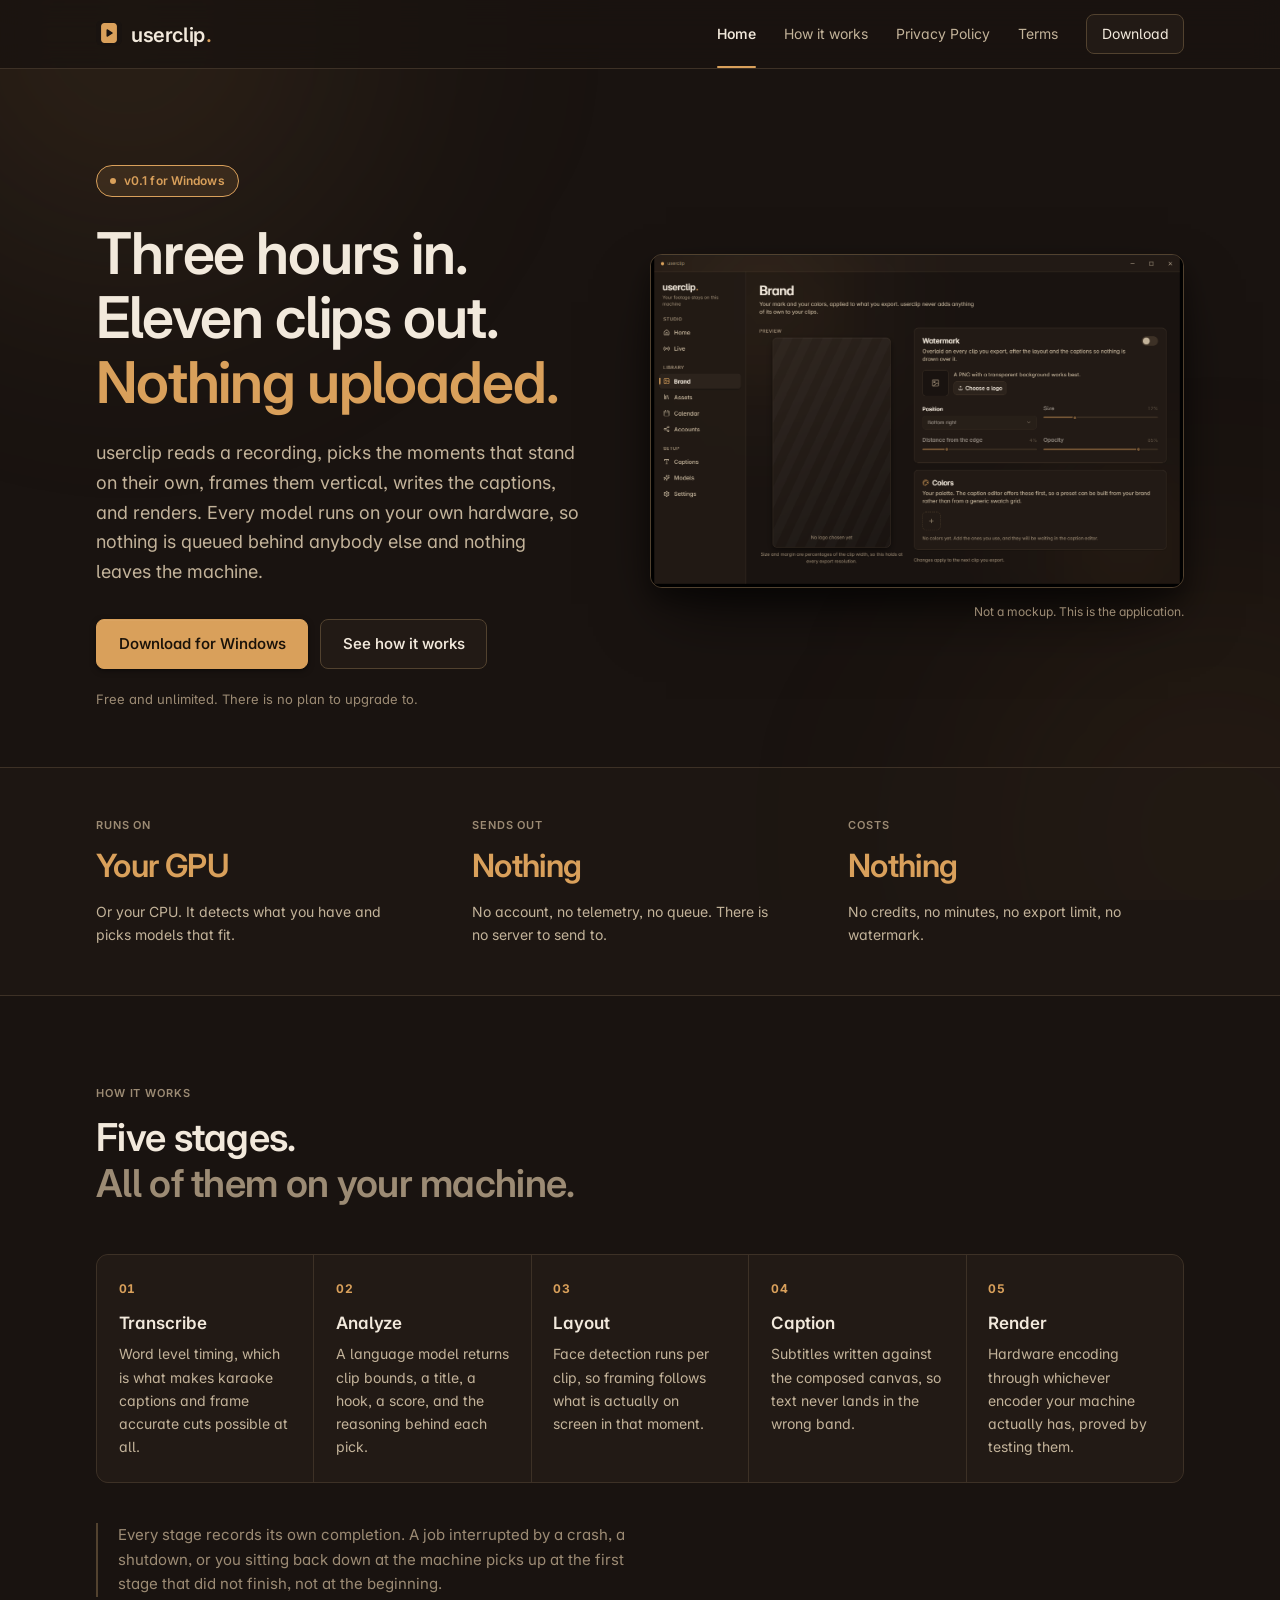
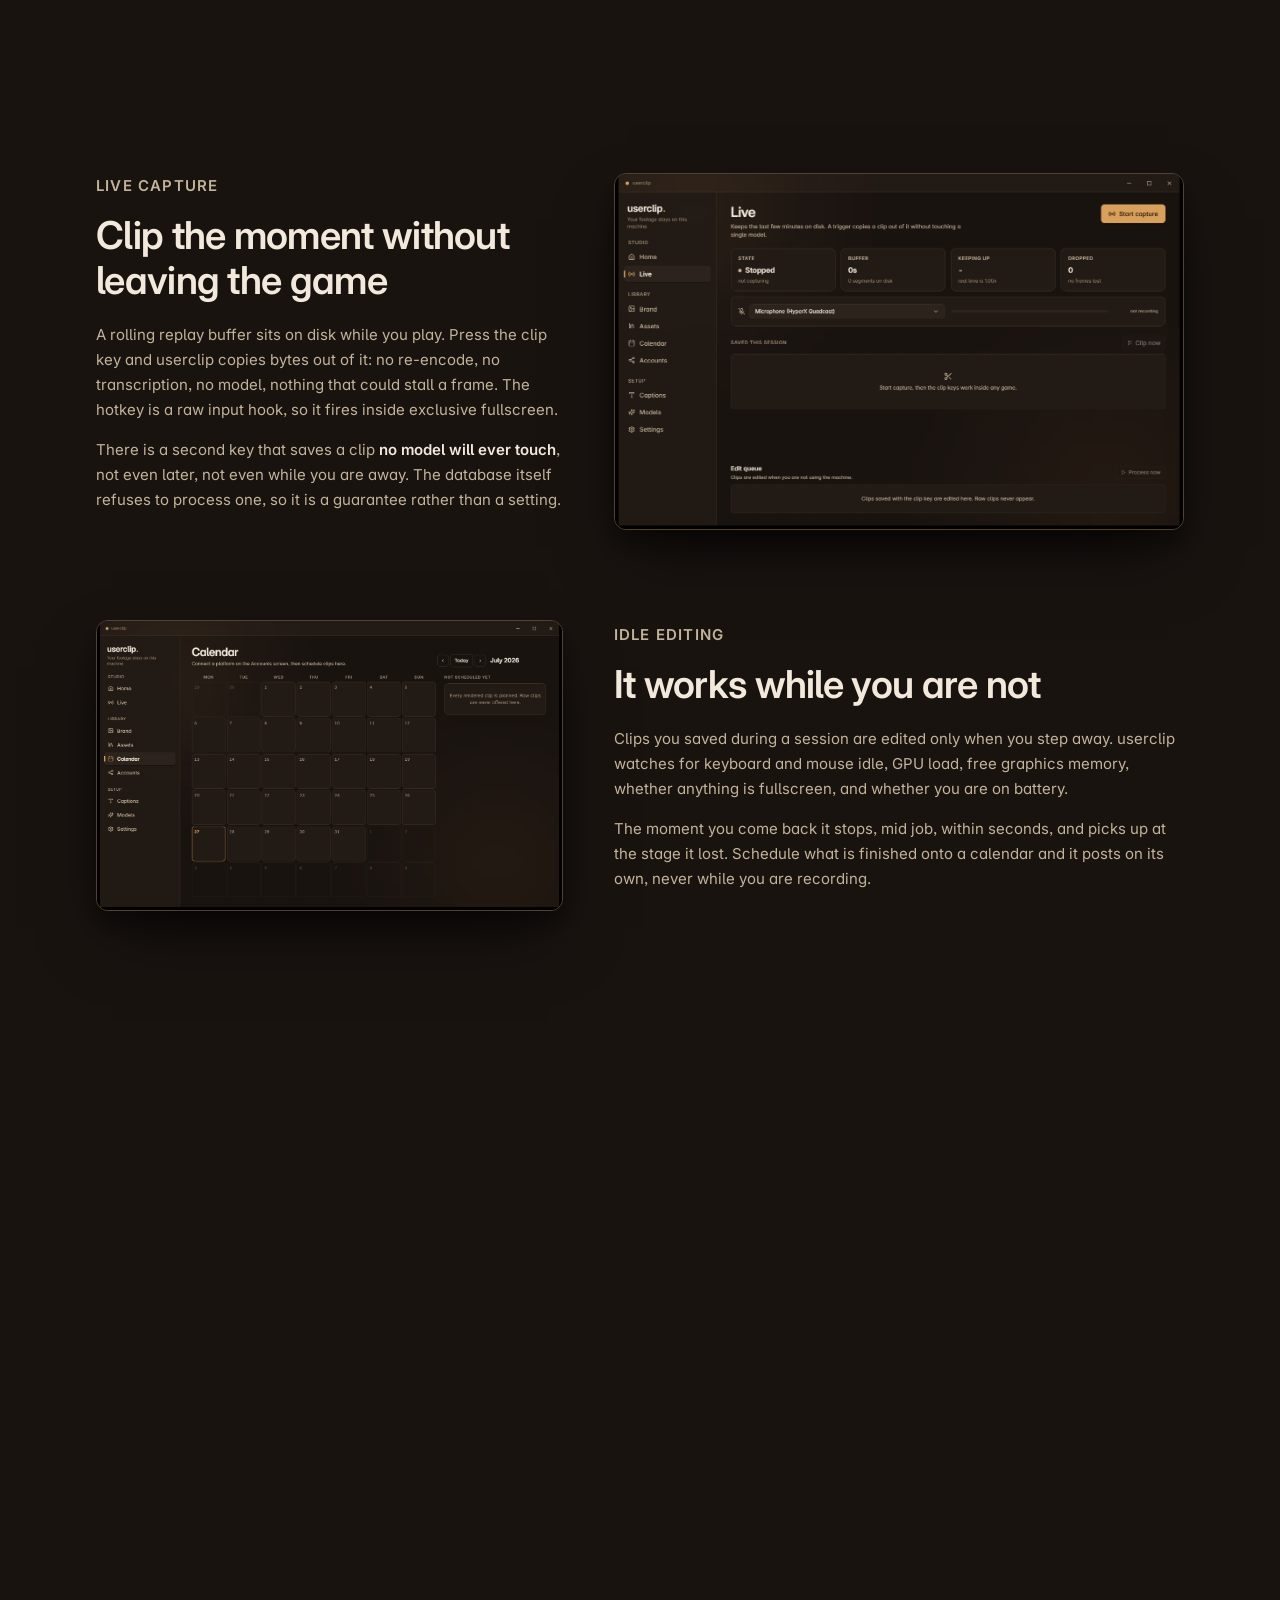
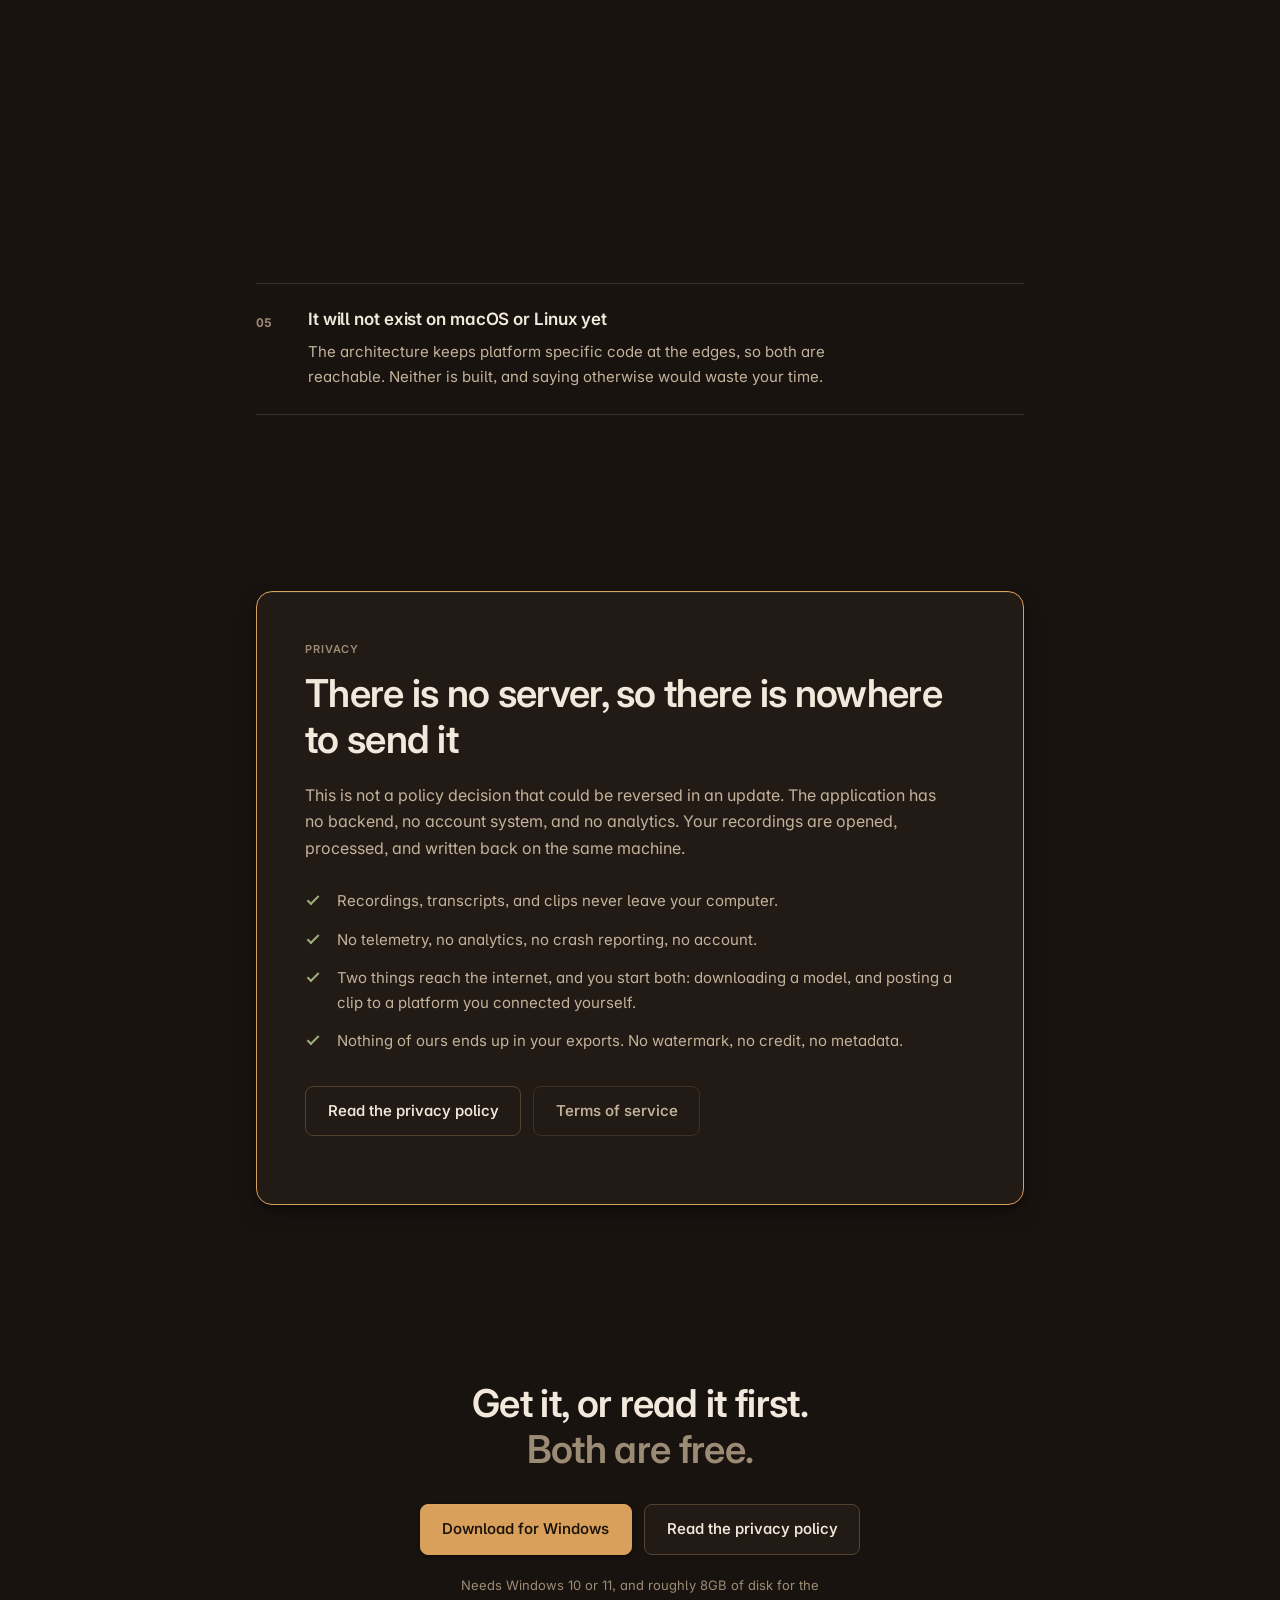
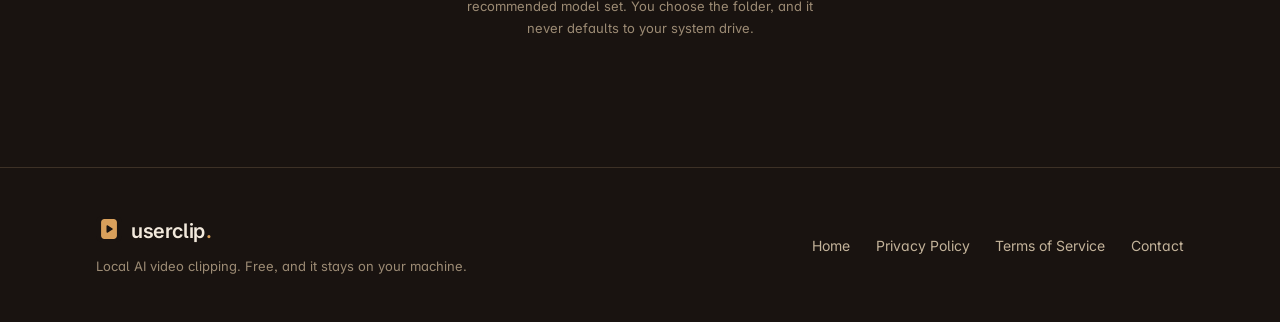
<file: docs/index.html>
<!doctype html>
<html lang="en" class="no-js">
<head>
<meta charset="utf-8">
<meta name="viewport" content="width=device-width, initial-scale=1">
<title>userclip - local AI video clipping studio</title>
<meta name="description" content="userclip turns long recordings into short vertical clips. Every model runs on your own machine: no account, no credits, no uploads, no watermark.">
<link rel="canonical" href="https://userclip.lol/">
<meta property="og:title" content="userclip">
<meta property="og:description" content="Long recordings in, short vertical clips out. Every model runs on your own machine.">
<meta property="og:url" content="https://userclip.lol/">
<meta property="og:type" content="website">
<meta property="og:image" content="https://userclip.lol/assets/og-image.png">
<meta name="theme-color" content="#191310">
<link rel="icon" href="favicon.ico" sizes="any">
<link rel="icon" href="assets/logo.svg" type="image/svg+xml">
<link rel="apple-touch-icon" href="assets/logo-512.png">
<link rel="stylesheet" href="styles.css">
<script>
document.documentElement.classList.remove("no-js");
// Content is hidden by the reveal styles until the observer runs. If that
// script never gets to run, this is what stops the page being permanently
// blank: after a moment, show everything regardless.
setTimeout(function () {
  document.querySelectorAll("[data-reveal]:not(.shown)").forEach(function (el) {
    el.classList.add("shown");
  });
}, 2500);
</script>
</head>
<body>
<div class="ambient" aria-hidden="true"></div>

<div class="page">
<a class="skip" href="#main">Skip to content</a>

<header class="site-header">
  <div class="wrap">
    <a class="wordmark" href="./"><img src="assets/logo.svg" alt="" width="26" height="26">userclip<span>.</span></a>
    <nav class="site-nav" aria-label="Main">
      <a href="./" aria-current="page">Home</a>
      <a href="#pipeline">How it works</a>
      <a href="privacy/">Privacy Policy</a>
      <a href="terms/">Terms</a>
      <a class="nav-cta" href="https://github.com/iamjrmh/userclip/releases/latest/download/userclip-setup.msi">Download</a>
    </nav>
  </div>
</header>

<main id="main">

<!-- Hero. Deliberately asymmetric: type carries the left, the real product
     carries the right. A centred hero over a stock gradient is the single most
     recognisable template tell. -->
<section class="hero">
  <div class="wrap hero-grid">
    <div class="hero-copy">
      <span class="badge">v0.1 for Windows</span>
      <h1>Three hours in.<br>Eleven clips out.<br><span>Nothing uploaded.</span></h1>
      <p class="lede">
        userclip reads a recording, picks the moments that stand on their own,
        frames them vertical, writes the captions, and renders. Every model runs
        on your own hardware, so nothing is queued behind anybody else and
        nothing leaves the machine.
      </p>
      <div class="cta-row">
        <a class="button button-primary" href="https://github.com/iamjrmh/userclip/releases/latest/download/userclip-setup.msi">
          Download for Windows
        </a>
        <a class="button" href="#pipeline">See how it works</a>
      </div>
      <p class="fineprint">
        Free and unlimited. There is no plan to upgrade to.
      </p>
    </div>

    <figure class="hero-shot">
      <img src="assets/app-brand.png" width="1296" height="809"
           alt="The userclip application, showing the brand kit screen with a watermark preview and colour palette.">
      <figcaption>Not a mockup. This is the application.</figcaption>
    </figure>
  </div>
</section>

<!-- The claim that carries the product, stated as three specifics rather than
     three adjectives. -->
<section class="strip">
  <div class="wrap">
    <dl class="facts">
      <div data-reveal>
        <dt>Runs on</dt>
        <dd>Your GPU</dd>
        <p>Or your CPU. It detects what you have and picks models that fit.</p>
      </div>
      <div data-reveal>
        <dt>Sends out</dt>
        <dd>Nothing</dd>
        <p>No account, no telemetry, no queue. There is no server to send to.</p>
      </div>
      <div data-reveal>
        <dt>Costs</dt>
        <dd>Nothing</dd>
        <p>No credits, no minutes, no export limit, no watermark.</p>
      </div>
    </dl>
  </div>
</section>

<section id="pipeline" class="section">
  <div class="wrap">
    <div class="section-head" data-reveal>
      <p class="label">How it works</p>
      <h2 class="split-heading">
        Five stages.<br><em>All of them on your machine.</em>
      </h2>
    </div>

    <ol class="pipeline" data-reveal>
      <li>
        <span class="tick">01</span>
        <h3>Transcribe</h3>
        <p>Word level timing, which is what makes karaoke captions and frame accurate cuts possible at all.</p>
      </li>
      <li>
        <span class="tick">02</span>
        <h3>Analyze</h3>
        <p>A language model returns clip bounds, a title, a hook, a score, and the reasoning behind each pick.</p>
      </li>
      <li>
        <span class="tick">03</span>
        <h3>Layout</h3>
        <p>Face detection runs per clip, so framing follows what is actually on screen in that moment.</p>
      </li>
      <li>
        <span class="tick">04</span>
        <h3>Caption</h3>
        <p>Subtitles written against the composed canvas, so text never lands in the wrong band.</p>
      </li>
      <li>
        <span class="tick">05</span>
        <h3>Render</h3>
        <p>Hardware encoding through whichever encoder your machine actually has, proved by testing them.</p>
      </li>
    </ol>

    <p class="aside" data-reveal>
      Every stage records its own completion. A job interrupted by a crash, a
      shutdown, or you sitting back down at the machine picks up at the first
      stage that did not finish, not at the beginning.
    </p>
  </div>
</section>

<!-- Alternating editorial rows. Two features, each with the real screen, in
     opposite directions so the page has a rhythm instead of a grid. -->
<section class="section">
  <div class="wrap">
    <div class="feature" data-reveal>
      <div class="feature-copy">
        <p class="label">Live capture</p>
        <h2>Clip the moment without leaving the game</h2>
        <p>
          A rolling replay buffer sits on disk while you play. Press the clip key
          and userclip copies bytes out of it: no re-encode, no transcription, no
          model, nothing that could stall a frame. The hotkey is a raw input hook,
          so it fires inside exclusive fullscreen.
        </p>
        <p>
          There is a second key that saves a clip <strong>no model will ever
          touch</strong>, not even later, not even while you are away. The
          database itself refuses to process one, so it is a guarantee rather
          than a setting.
        </p>
      </div>
      <figure class="feature-shot">
        <img src="assets/app-live.png" width="1296" height="809" loading="lazy"
             alt="The Live screen, showing capture state, replay buffer health, and the clips saved this session.">
      </figure>
    </div>

    <div class="feature feature-reverse" data-reveal>
      <div class="feature-copy">
        <p class="label">Idle editing</p>
        <h2>It works while you are not</h2>
        <p>
          Clips you saved during a session are edited only when you step away.
          userclip watches for keyboard and mouse idle, GPU load, free graphics
          memory, whether anything is fullscreen, and whether you are on battery.
        </p>
        <p>
          The moment you come back it stops, mid job, within seconds, and picks
          up at the stage it lost. Schedule what is finished onto a calendar and
          it posts on its own, never while you are recording.
        </p>
      </div>
      <figure class="feature-shot">
        <img src="assets/app-calendar.png" width="1296" height="809" loading="lazy"
             alt="The Calendar screen, showing a month grid for scheduling clips to connected platforms.">
      </figure>
    </div>
  </div>
</section>

<!-- Anti-features. Unusual, honest, and the fastest way to be believed. -->
<section id="limits" class="section">
  <div class="wrap wrap-mid">
    <div class="section-head" data-reveal>
      <p class="label">Before you download</p>
      <h2 class="split-heading">What it <em>will not</em> do</h2>
      <p class="lede">
        Every tool's marketing page lists what it does. Here is the other half,
        so you can decide before installing eight gigabytes of models.
      </p>
    </div>

    <ul class="limits">
      <li data-reveal>
        <h3>It will not run well on a weak machine without help</h3>
        <p>The good models want a GPU. On CPU only it still works, and it is slower in a way you will feel. userclip tells you which tier your hardware maps to instead of letting you find out.</p>
      </li>
      <li data-reveal>
        <h3>It will not judge your footage the way you would</h3>
        <p>The model finds moments that read well in a transcript. It has no idea what your audience finds funny. Treat the clip list as a first pass, not a verdict.</p>
      </li>
      <li data-reveal>
        <h3>It will not caption perfectly</h3>
        <p>Speech models mishear names and jargon every time. userclip learns the corrections you make and reapplies them, which reduces the problem rather than solving it.</p>
      </li>
      <li data-reveal>
        <h3>It will not post to Instagram</h3>
        <p>Instagram fetches video from a public URL rather than accepting an upload, so no local application can post to it. YouTube works today. TikTok and X need approval or a paid tier from them, not from us.</p>
      </li>
      <li data-reveal>
        <h3>It will not exist on macOS or Linux yet</h3>
        <p>The architecture keeps platform specific code at the edges, so both are reachable. Neither is built, and saying otherwise would waste your time.</p>
      </li>
    </ul>
  </div>
</section>

<section id="privacy" class="section">
  <div class="wrap wrap-mid">
    <div class="panel" data-reveal>
      <p class="label">Privacy</p>
      <h2>There is no server, so there is nowhere to send it</h2>
      <p class="muted">
        This is not a policy decision that could be reversed in an update. The
        application has no backend, no account system, and no analytics. Your
        recordings are opened, processed, and written back on the same machine.
      </p>

      <ul class="checklist">
        <li><span class="tickmark" aria-hidden="true"></span>Recordings, transcripts, and clips never leave your computer.</li>
        <li><span class="tickmark" aria-hidden="true"></span>No telemetry, no analytics, no crash reporting, no account.</li>
        <li><span class="tickmark" aria-hidden="true"></span>Two things reach the internet, and you start both: downloading a model, and posting a clip to a platform you connected yourself.</li>
        <li><span class="tickmark" aria-hidden="true"></span>Nothing of ours ends up in your exports. No watermark, no credit, no metadata.</li>
      </ul>

      <div class="cta-row">
        <a class="button" href="privacy/">Read the privacy policy</a>
        <a class="button button-quiet" href="terms/">Terms of service</a>
      </div>
    </div>
  </div>
</section>

<section class="section section-last">
  <div class="wrap wrap-mid closer">
    <h2 class="split-heading">Get it, or read it first.<br><em>Both are free.</em></h2>
    <div class="cta-row">
      <a class="button button-primary" href="https://github.com/iamjrmh/userclip/releases/latest/download/userclip-setup.msi">Download for Windows</a>
      <a class="button" href="privacy/">Read the privacy policy</a>
    </div>
    <p class="fineprint">
      Needs Windows 10 or 11, and roughly 8GB of disk for the recommended model
      set. You choose the folder, and it never defaults to your system drive.
    </p>
  </div>
</section>

</main>

<footer class="site-footer">
  <div class="wrap">
    <div>
      <a class="wordmark" href="./"><img src="assets/logo.svg" alt="" width="26" height="26">userclip<span>.</span></a>
      <p class="fineprint" style="margin:0.5rem 0 0">Local AI video clipping. Free, and it stays on your machine.</p>
    </div>
    <nav aria-label="Footer">
      <a href="./">Home</a>
      <a href="privacy/">Privacy Policy</a>
      <a href="terms/">Terms of Service</a>
            <a href="mailto:2iamjrmh@gmail.com">Contact</a>
    </nav>
  </div>
</footer>
</div>

<script>
// Scroll reveal, staggered within each group.
//
// Motion here is doing one job: keeping a long page from arriving as a wall.
// So it is slight, it runs once, and each element is unobserved the moment it
// lands rather than being recalculated for the rest of the session. Anyone who
// has asked their system for less motion gets none of it.
(function () {
  var reduced = window.matchMedia("(prefers-reduced-motion: reduce)");
  var items = document.querySelectorAll("[data-reveal]");

  if (reduced.matches || !("IntersectionObserver" in window)) {
    items.forEach(function (el) { el.classList.add("shown"); });
    return;
  }

  var observer = new IntersectionObserver(function (entries) {
    entries.forEach(function (entry) {
      if (!entry.isIntersecting) return;
      var group = entry.target.parentElement;
      var peers = group ? Array.prototype.filter.call(
        group.children, function (el) { return el.hasAttribute("data-reveal"); }
      ) : [];
      var index = peers.indexOf(entry.target);
      // Between 30 and 80ms reads as a cascade. Longer reads as slow, and the
      // cap keeps a long list from making its last item wait a full second.
      entry.target.style.transitionDelay = Math.min(index, 6) * 55 + "ms";
      entry.target.classList.add("shown");
      observer.unobserve(entry.target);
    });
  }, { rootMargin: "0px 0px -8% 0px", threshold: 0.08 });

  items.forEach(function (el) { observer.observe(el); });
})();
</script>
</body>
</html>
</file>
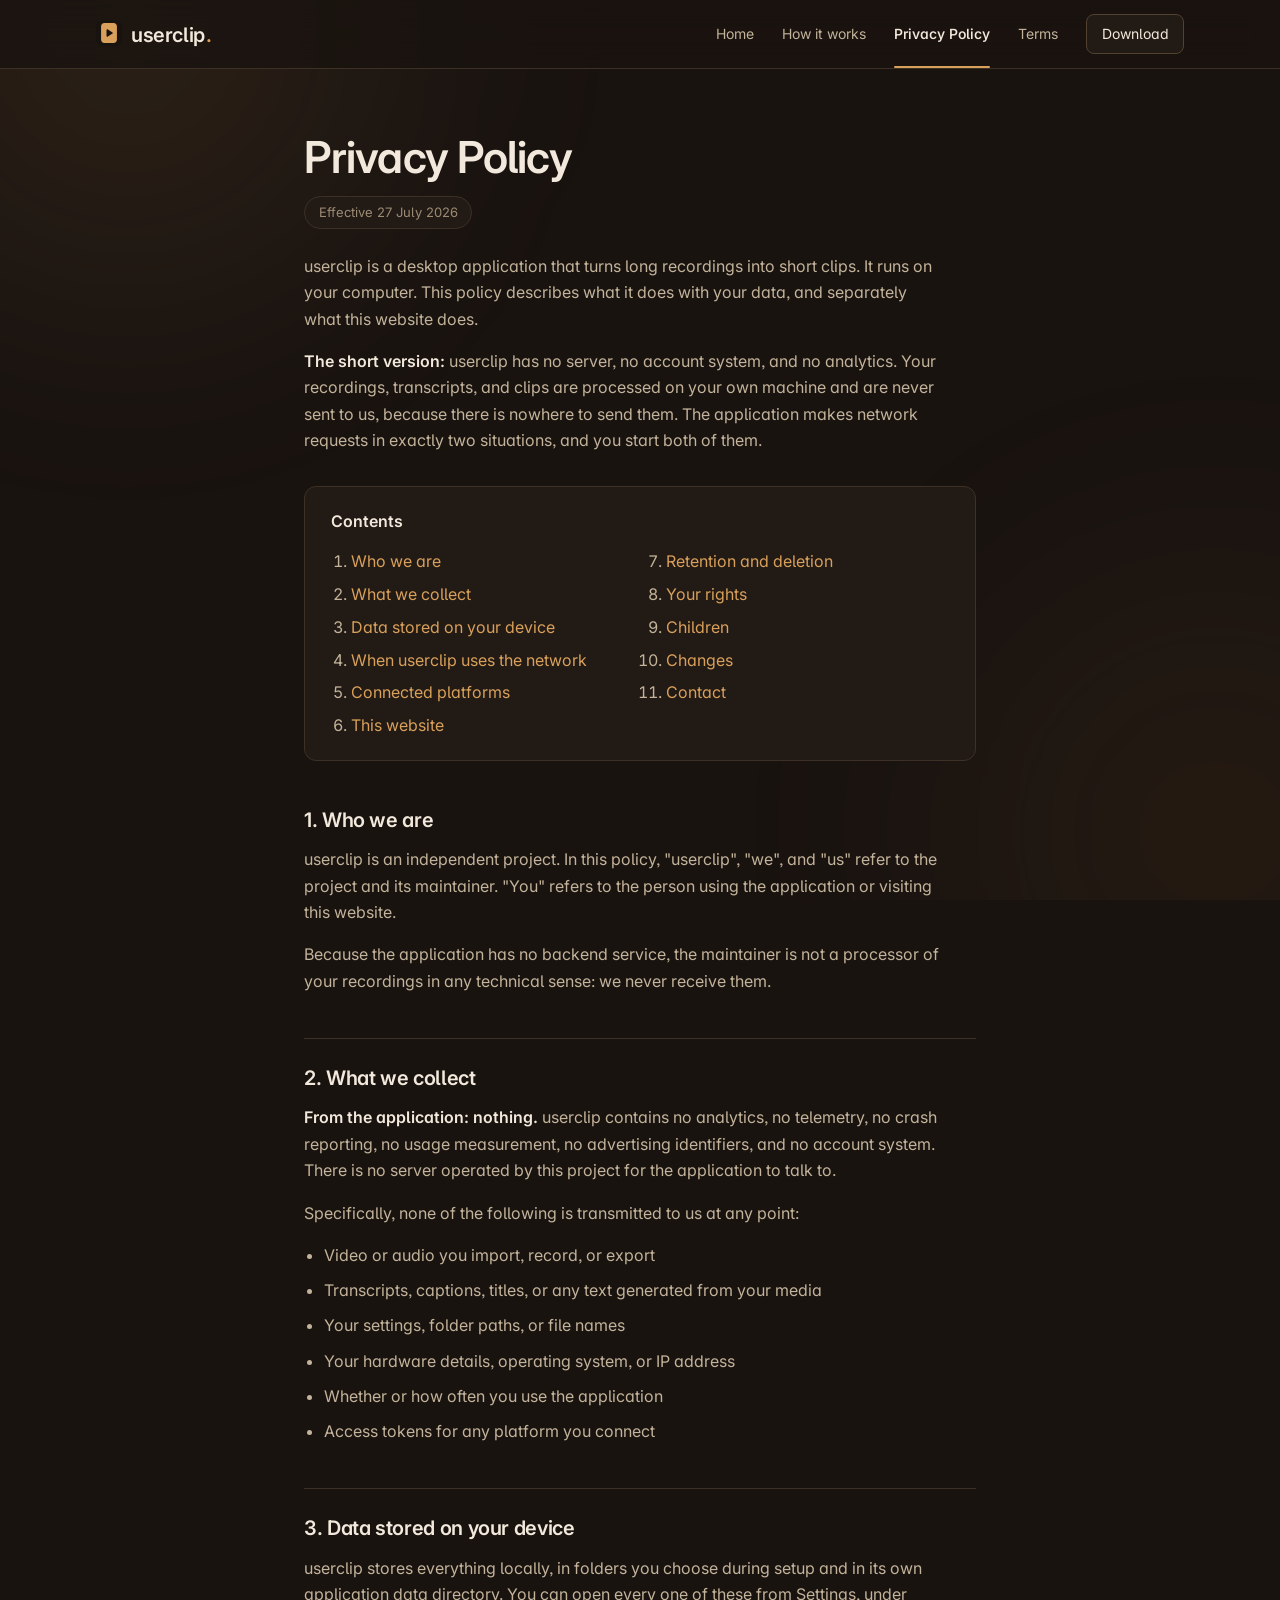
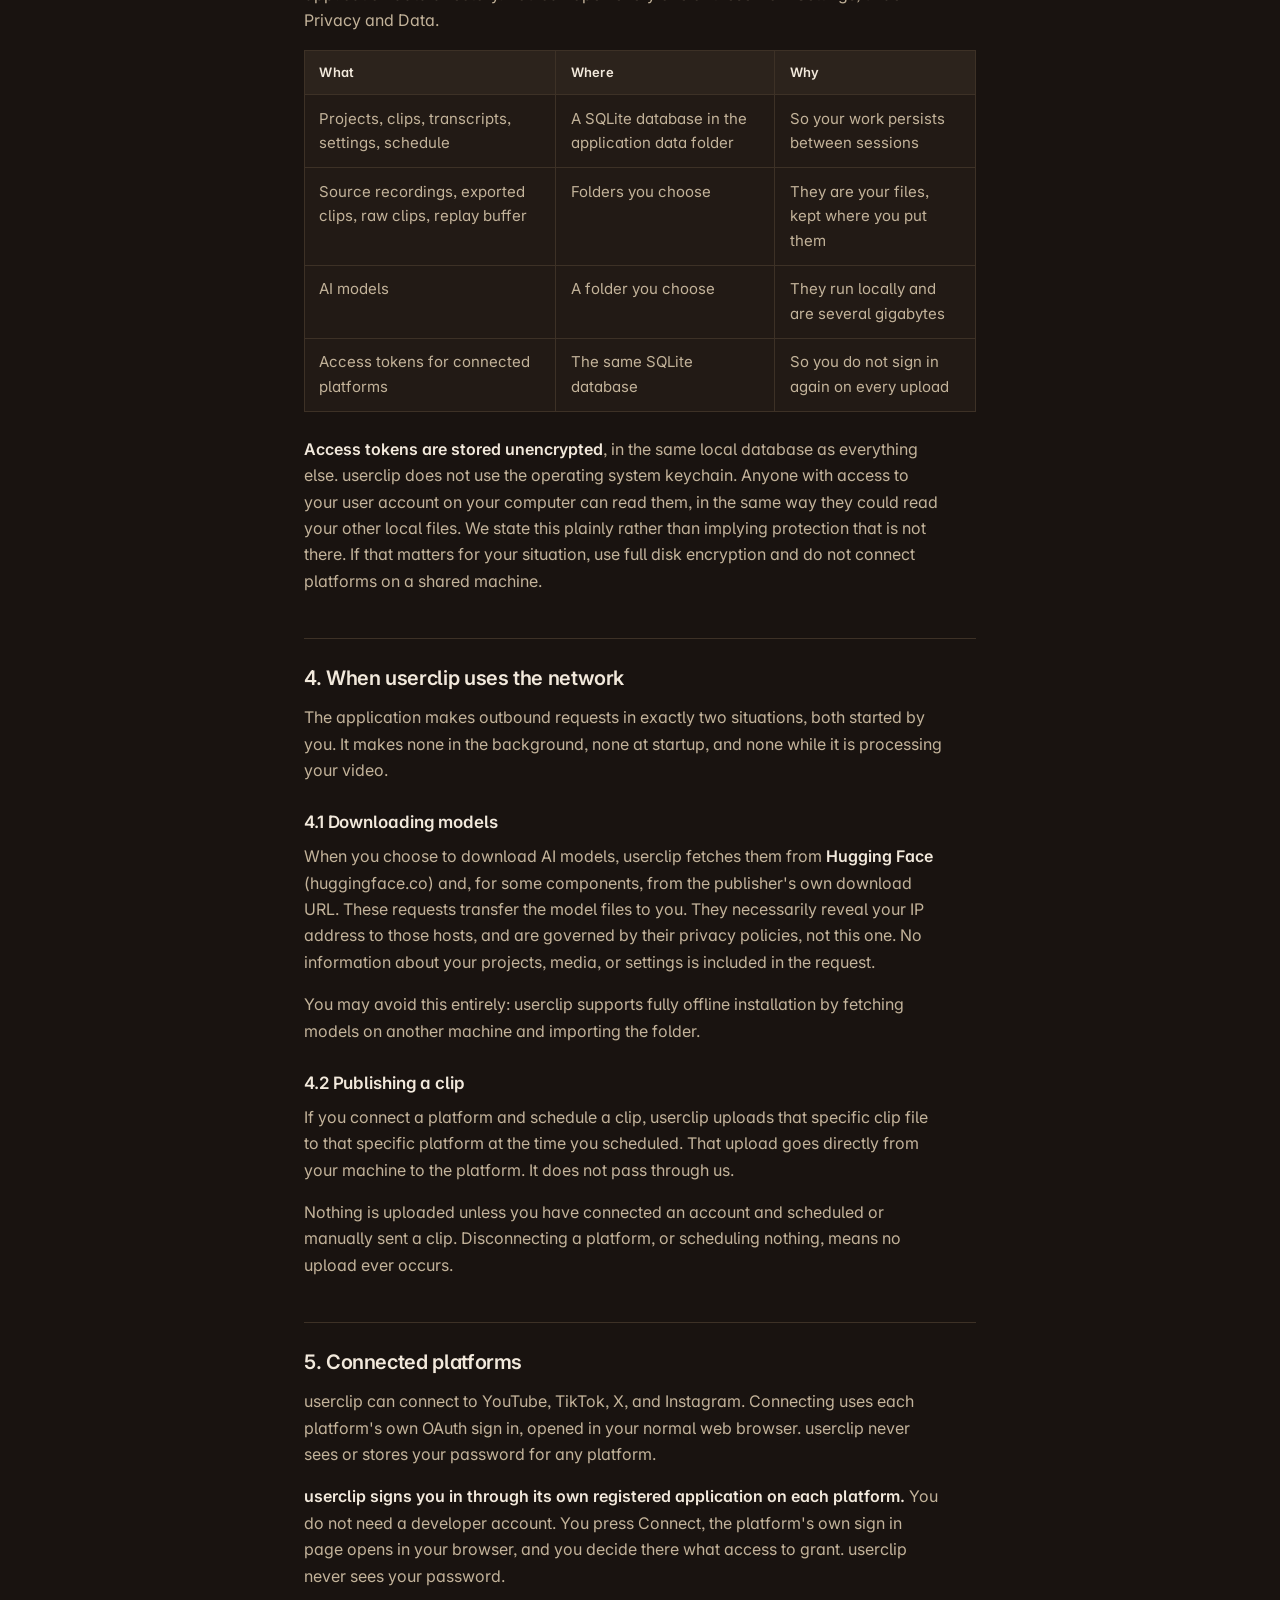
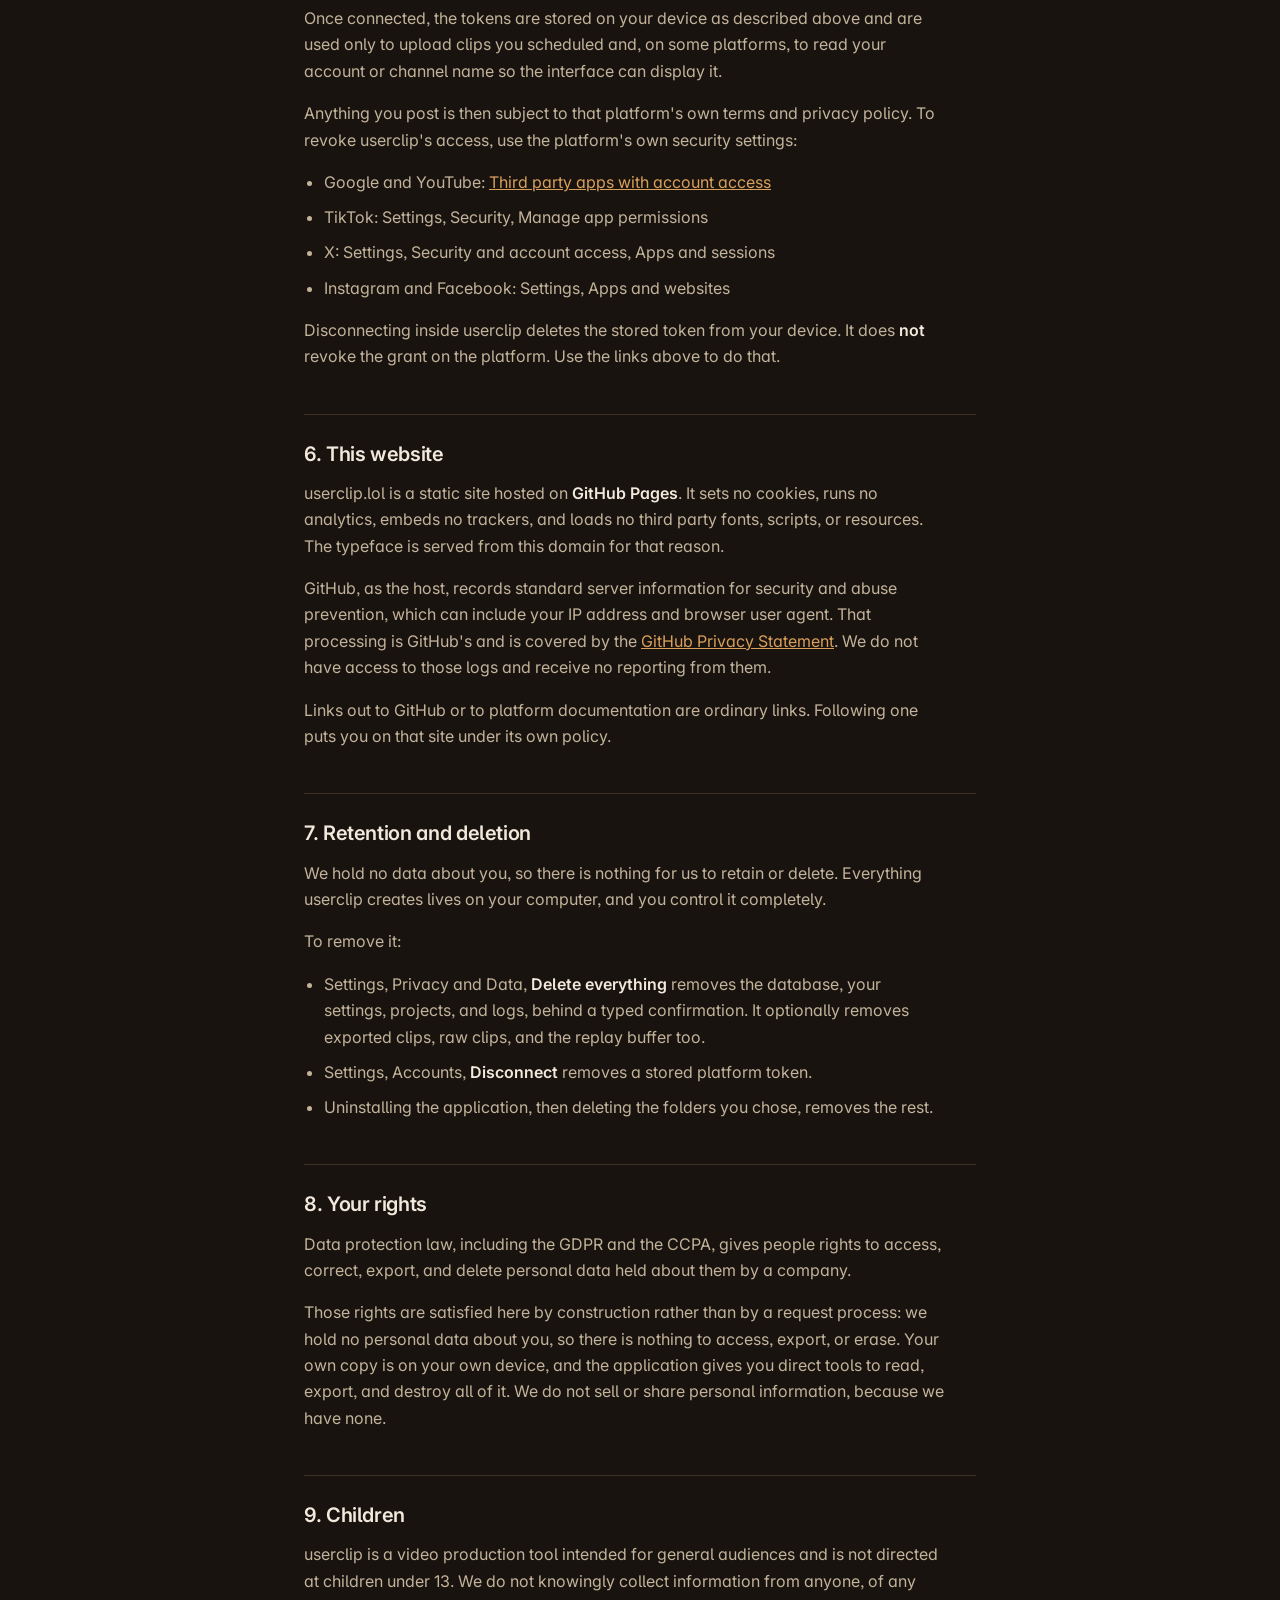
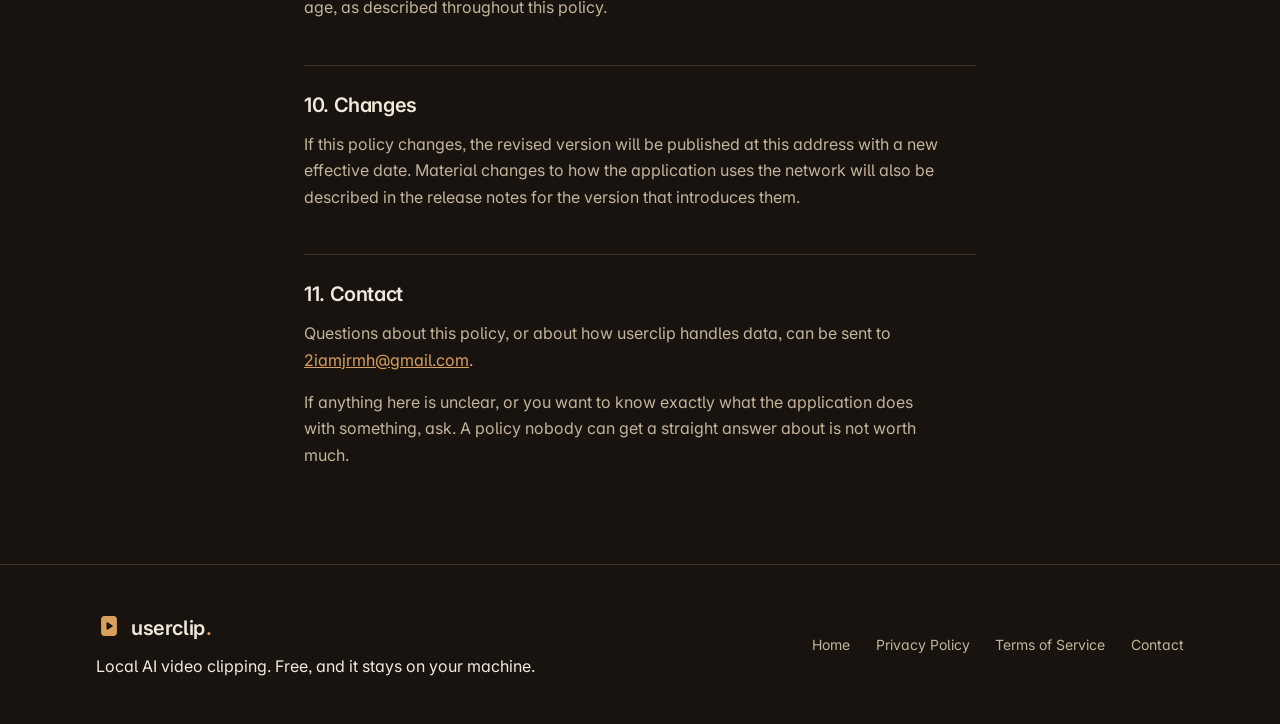
<file: docs/privacy/index.html>
<!doctype html>
<html lang="en" class="no-js">
<head>
<meta charset="utf-8">
<meta name="viewport" content="width=device-width, initial-scale=1">
<title>Privacy Policy - userclip</title>
<meta name="description" content="How userclip handles your data. Everything is processed on your own machine; the only outbound traffic is the model downloader and platforms you connect yourself.">
<link rel="canonical" href="https://userclip.lol/privacy">
<link rel="icon" href="../favicon.ico" sizes="any">
<link rel="icon" href="../assets/logo.svg" type="image/svg+xml">
<link rel="apple-touch-icon" href="../assets/logo-512.png">
<link rel="stylesheet" href="../styles.css">
<script>document.documentElement.classList.remove("no-js");</script>
</head>
<body>
<div class="ambient" aria-hidden="true"></div>

<div class="page">
<header class="site-header">
  <div class="wrap">
    <a class="wordmark" href="../"><img src="../assets/logo.svg" alt="" width="26" height="26">userclip<span>.</span></a>
    <nav class="site-nav" aria-label="Main">
      <a href="../">Home</a>
      <a href="../#pipeline">How it works</a>
      <a href="./" aria-current="page">Privacy Policy</a>
      <a href="../terms/">Terms</a>
      <a class="nav-cta" href="https://github.com/iamjrmh/userclip/releases/latest/download/userclip-setup.msi">Download</a>
    </nav>
  </div>
</header>

<main class="legal">
<div class="wrap wrap-narrow">

<h1>Privacy Policy</h1>
<span class="effective">Effective 27 July 2026</span>

<p style="margin-top:1.5rem">
  userclip is a desktop application that turns long recordings into short clips.
  It runs on your computer. This policy describes what it does with your data,
  and separately what this website does.
</p>

<p>
  <strong>The short version:</strong> userclip has no server, no account system,
  and no analytics. Your recordings, transcripts, and clips are processed on your
  own machine and are never sent to us, because there is nowhere to send them.
  The application makes network requests in exactly two situations, and you start
  both of them.
</p>

<div class="toc">
  <p><strong>Contents</strong></p>
  <ol>
    <li><a href="#who">Who we are</a></li>
    <li><a href="#collect">What we collect</a></li>
    <li><a href="#local">Data stored on your device</a></li>
    <li><a href="#network">When userclip uses the network</a></li>
    <li><a href="#platforms">Connected platforms</a></li>
    <li><a href="#website">This website</a></li>
    <li><a href="#retention">Retention and deletion</a></li>
    <li><a href="#rights">Your rights</a></li>
    <li><a href="#children">Children</a></li>
    <li><a href="#changes">Changes</a></li>
    <li><a href="#contact">Contact</a></li>
  </ol>
</div>

<h2 id="who">1. Who we are</h2>
<p>
  userclip is an independent project. In this policy, "userclip", "we", and
  "us" refer to the project and its maintainer. "You" refers to the person
  using the application or visiting this website.
</p>
<p>
  Because the application has no backend service, the maintainer is not a
  processor of your recordings in any technical sense: we never receive them.
</p>

<h2 id="collect">2. What we collect</h2>
<p><strong>From the application: nothing.</strong> userclip contains no
analytics, no telemetry, no crash reporting, no usage measurement, no
advertising identifiers, and no account system. There is no server operated by
this project for the application to talk to.</p>

<p>Specifically, none of the following is transmitted to us at any point:</p>
<ul>
  <li>Video or audio you import, record, or export</li>
  <li>Transcripts, captions, titles, or any text generated from your media</li>
  <li>Your settings, folder paths, or file names</li>
  <li>Your hardware details, operating system, or IP address</li>
  <li>Whether or how often you use the application</li>
  <li>Access tokens for any platform you connect</li>
</ul>

<h2 id="local">3. Data stored on your device</h2>
<p>
  userclip stores everything locally, in folders you choose during setup and in
  its own application data directory. You can open every one of these from
  Settings, under Privacy and Data.
</p>

<table>
  <thead>
    <tr><th>What</th><th>Where</th><th>Why</th></tr>
  </thead>
  <tbody>
    <tr>
      <td>Projects, clips, transcripts, settings, schedule</td>
      <td>A SQLite database in the application data folder</td>
      <td>So your work persists between sessions</td>
    </tr>
    <tr>
      <td>Source recordings, exported clips, raw clips, replay buffer</td>
      <td>Folders you choose</td>
      <td>They are your files, kept where you put them</td>
    </tr>
    <tr>
      <td>AI models</td>
      <td>A folder you choose</td>
      <td>They run locally and are several gigabytes</td>
    </tr>
    <tr>
      <td>Access tokens for connected platforms</td>
      <td>The same SQLite database</td>
      <td>So you do not sign in again on every upload</td>
    </tr>
  </tbody>
</table>

<p>
  <strong>Access tokens are stored unencrypted</strong>, in the same local
  database as everything else. userclip does not use the operating system
  keychain. Anyone with access to your user account on your computer can read
  them, in the same way they could read your other local files. We state this
  plainly rather than implying protection that is not there. If that matters for
  your situation, use full disk encryption and do not connect platforms on a
  shared machine.
</p>

<h2 id="network">4. When userclip uses the network</h2>
<p>
  The application makes outbound requests in exactly two situations, both
  started by you. It makes none in the background, none at startup, and none
  while it is processing your video.
</p>

<h3>4.1 Downloading models</h3>
<p>
  When you choose to download AI models, userclip fetches them from
  <strong>Hugging Face</strong> (huggingface.co) and, for some components, from
  the publisher's own download URL. These requests transfer the model files to
  you. They necessarily reveal your IP address to those hosts, and are governed
  by their privacy policies, not this one. No information about your projects,
  media, or settings is included in the request.
</p>
<p>
  You may avoid this entirely: userclip supports fully offline installation by
  fetching models on another machine and importing the folder.
</p>

<h3>4.2 Publishing a clip</h3>
<p>
  If you connect a platform and schedule a clip, userclip uploads that specific
  clip file to that specific platform at the time you scheduled. That upload
  goes directly from your machine to the platform. It does not pass through us.
</p>
<p>
  Nothing is uploaded unless you have connected an account and scheduled or
  manually sent a clip. Disconnecting a platform, or scheduling nothing, means
  no upload ever occurs.
</p>

<h2 id="platforms">5. Connected platforms</h2>
<p>
  userclip can connect to YouTube, TikTok, X, and Instagram. Connecting uses each
  platform's own OAuth sign in, opened in your normal web browser. userclip never
  sees or stores your password for any platform.
</p>
<p>
  <strong>userclip signs you in through its own registered application on each
  platform.</strong> You do not need a developer account. You press Connect,
  the platform's own sign in page opens in your browser, and you decide there
  what access to grant. userclip never sees your password.
</p>
<p>
  Once connected, the tokens are stored on your device as described above and
  are used only to upload clips you scheduled and, on some platforms, to read
  your account or channel name so the interface can display it.
</p>
<p>
  Anything you post is then subject to that platform's own terms and privacy
  policy. To revoke userclip's access, use the platform's own security settings:
</p>
<ul>
  <li>Google and YouTube: <a href="https://myaccount.google.com/permissions" rel="noopener">Third party apps with account access</a></li>
  <li>TikTok: Settings, Security, Manage app permissions</li>
  <li>X: Settings, Security and account access, Apps and sessions</li>
  <li>Instagram and Facebook: Settings, Apps and websites</li>
</ul>
<p>
  Disconnecting inside userclip deletes the stored token from your device. It
  does <strong>not</strong> revoke the grant on the platform. Use the links above
  to do that.
</p>

<h2 id="website">6. This website</h2>
<p>
  userclip.lol is a static site hosted on <strong>GitHub Pages</strong>. It sets
  no cookies, runs no analytics, embeds no trackers, and loads no third party
  fonts, scripts, or resources. The typeface is served from this domain for that
  reason.
</p>
<p>
  GitHub, as the host, records standard server information for security and
  abuse prevention, which can include your IP address and browser user agent.
  That processing is GitHub's and is covered by the
  <a href="https://docs.github.com/site-policy/privacy-policies/github-general-privacy-statement" rel="noopener">GitHub Privacy Statement</a>.
  We do not have access to those logs and receive no reporting from them.
</p>
<p>
  Links out to GitHub or to platform documentation are ordinary links. Following
  one puts you on that site under its own policy.
</p>

<h2 id="retention">7. Retention and deletion</h2>
<p>
  We hold no data about you, so there is nothing for us to retain or delete.
  Everything userclip creates lives on your computer, and you control it
  completely.
</p>
<p>To remove it:</p>
<ul>
  <li>Settings, Privacy and Data, <strong>Delete everything</strong> removes the database, your settings, projects, and logs, behind a typed confirmation. It optionally removes exported clips, raw clips, and the replay buffer too.</li>
  <li>Settings, Accounts, <strong>Disconnect</strong> removes a stored platform token.</li>
  <li>Uninstalling the application, then deleting the folders you chose, removes the rest.</li>
</ul>

<h2 id="rights">8. Your rights</h2>
<p>
  Data protection law, including the GDPR and the CCPA, gives people rights to
  access, correct, export, and delete personal data held about them by a company.
</p>
<p>
  Those rights are satisfied here by construction rather than by a request
  process: we hold no personal data about you, so there is nothing to access,
  export, or erase. Your own copy is on your own device, and the application
  gives you direct tools to read, export, and destroy all of it. We do not sell
  or share personal information, because we have none.
</p>

<h2 id="children">9. Children</h2>
<p>
  userclip is a video production tool intended for general audiences and is not
  directed at children under 13. We do not knowingly collect information from
  anyone, of any age, as described throughout this policy.
</p>

<h2 id="changes">10. Changes</h2>
<p>
  If this policy changes, the revised version will be published at this address
  with a new effective date. Material changes to how the application uses the
  network will also be described in the release notes for the version that
  introduces them.
</p>

<h2 id="contact">11. Contact</h2>
<p>
  Questions about this policy, or about how userclip handles data, can be sent
  to <a href="mailto:2iamjrmh@gmail.com">2iamjrmh@gmail.com</a>.
</p>
<p class="subtle">
  If anything here is unclear, or you want to know exactly what the
  application does with something, ask. A policy nobody can get a straight
  answer about is not worth much.
</p>

</div>
</main>

<footer class="site-footer">
  <div class="wrap">
    <div>
      <a class="wordmark" href="../"><img src="../assets/logo.svg" alt="" width="26" height="26">userclip<span>.</span></a>
      <p class="subtle" style="margin:0.5rem 0 0">Local AI video clipping. Free, and it stays on your machine.</p>
    </div>
    <nav aria-label="Footer">
      <a href="../">Home</a>
      <a href="./">Privacy Policy</a>
      <a href="../terms/">Terms of Service</a>
            <a href="mailto:2iamjrmh@gmail.com">Contact</a>
    </nav>
  </div>
</footer>
</div>
</body>
</html>
</file>
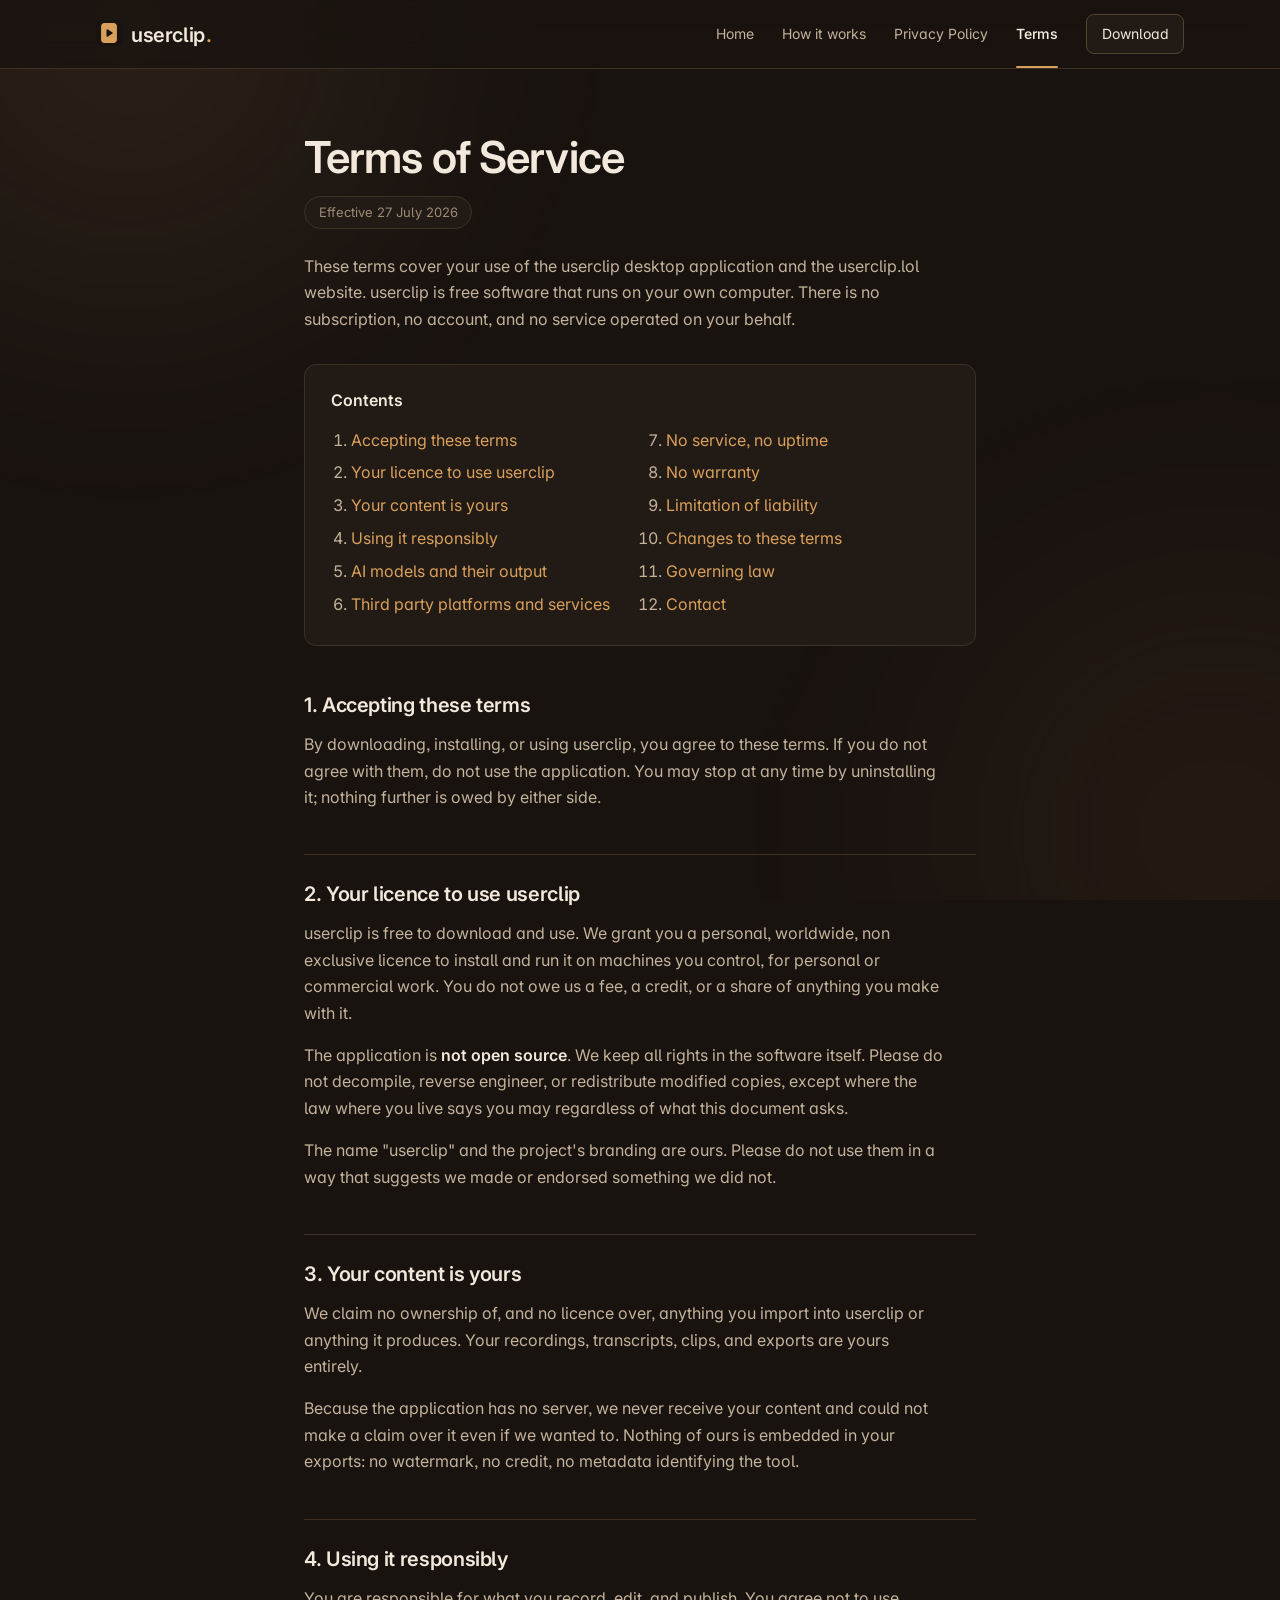
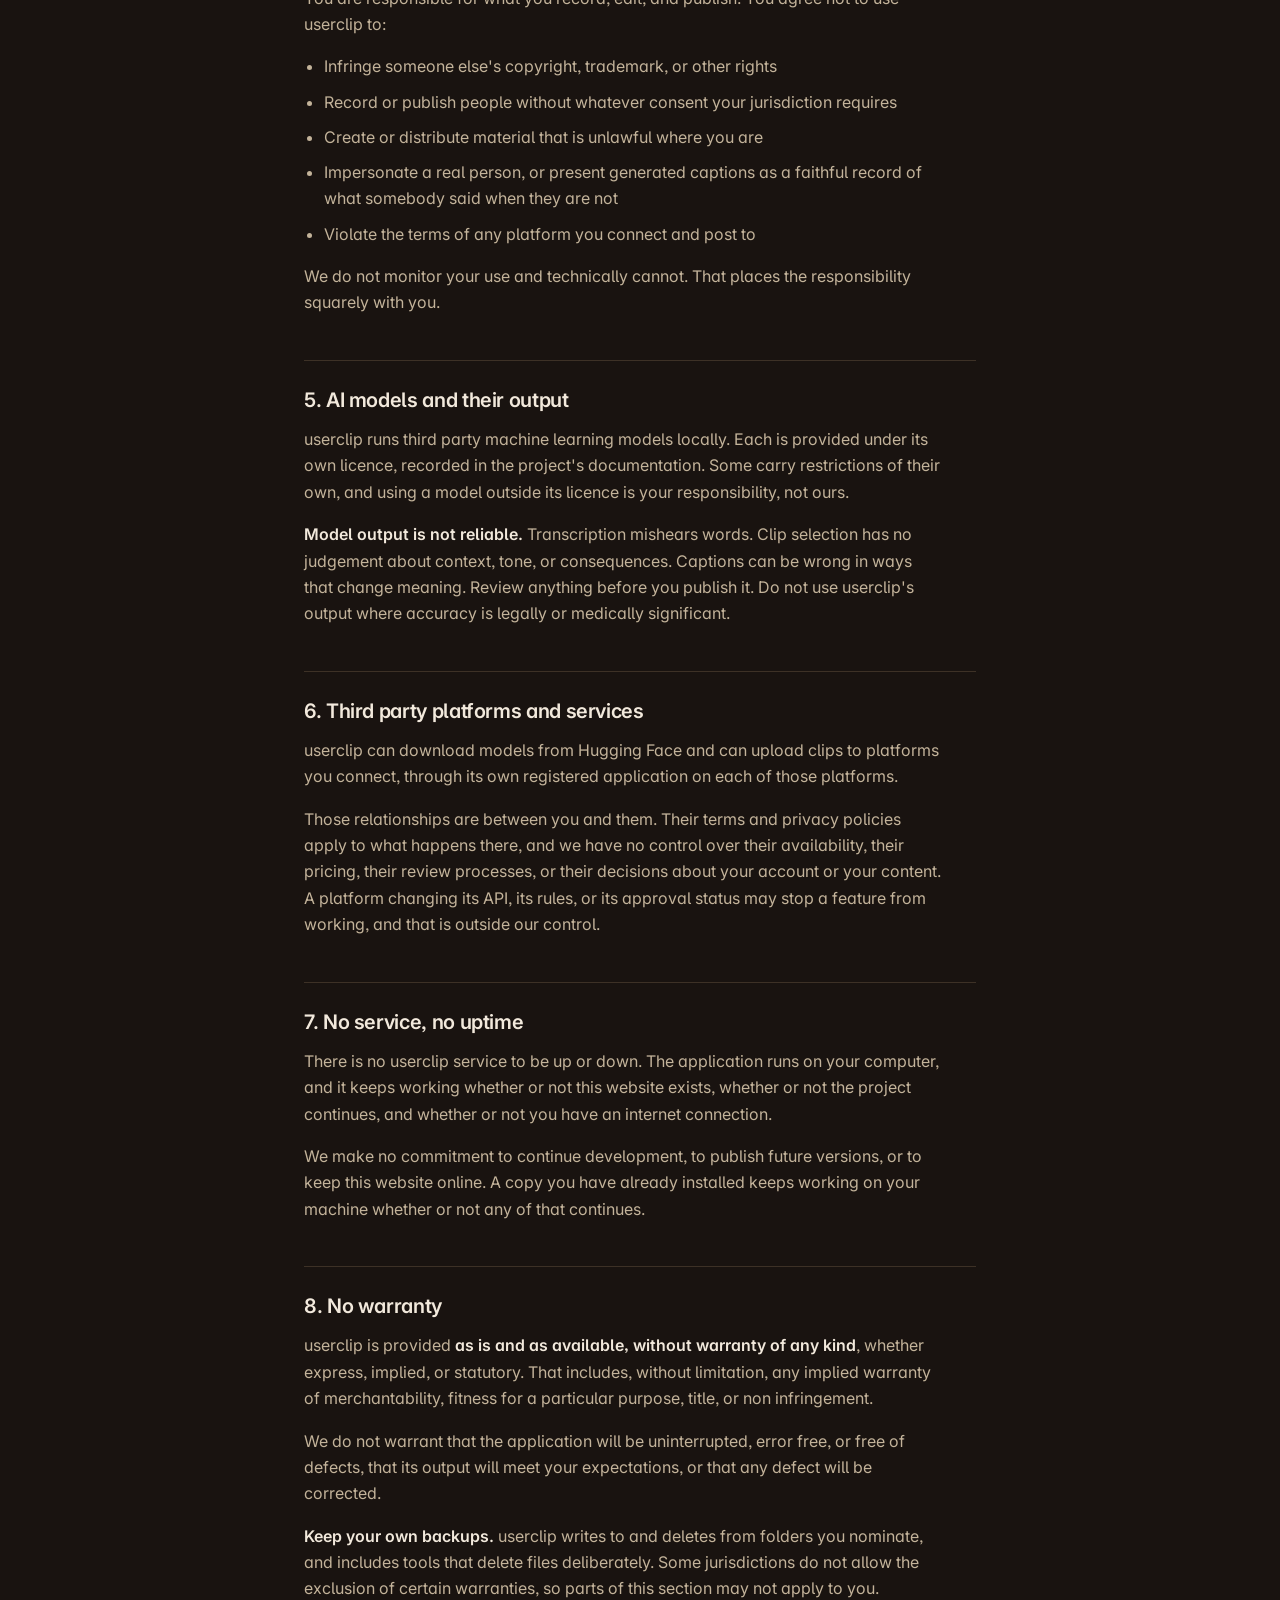
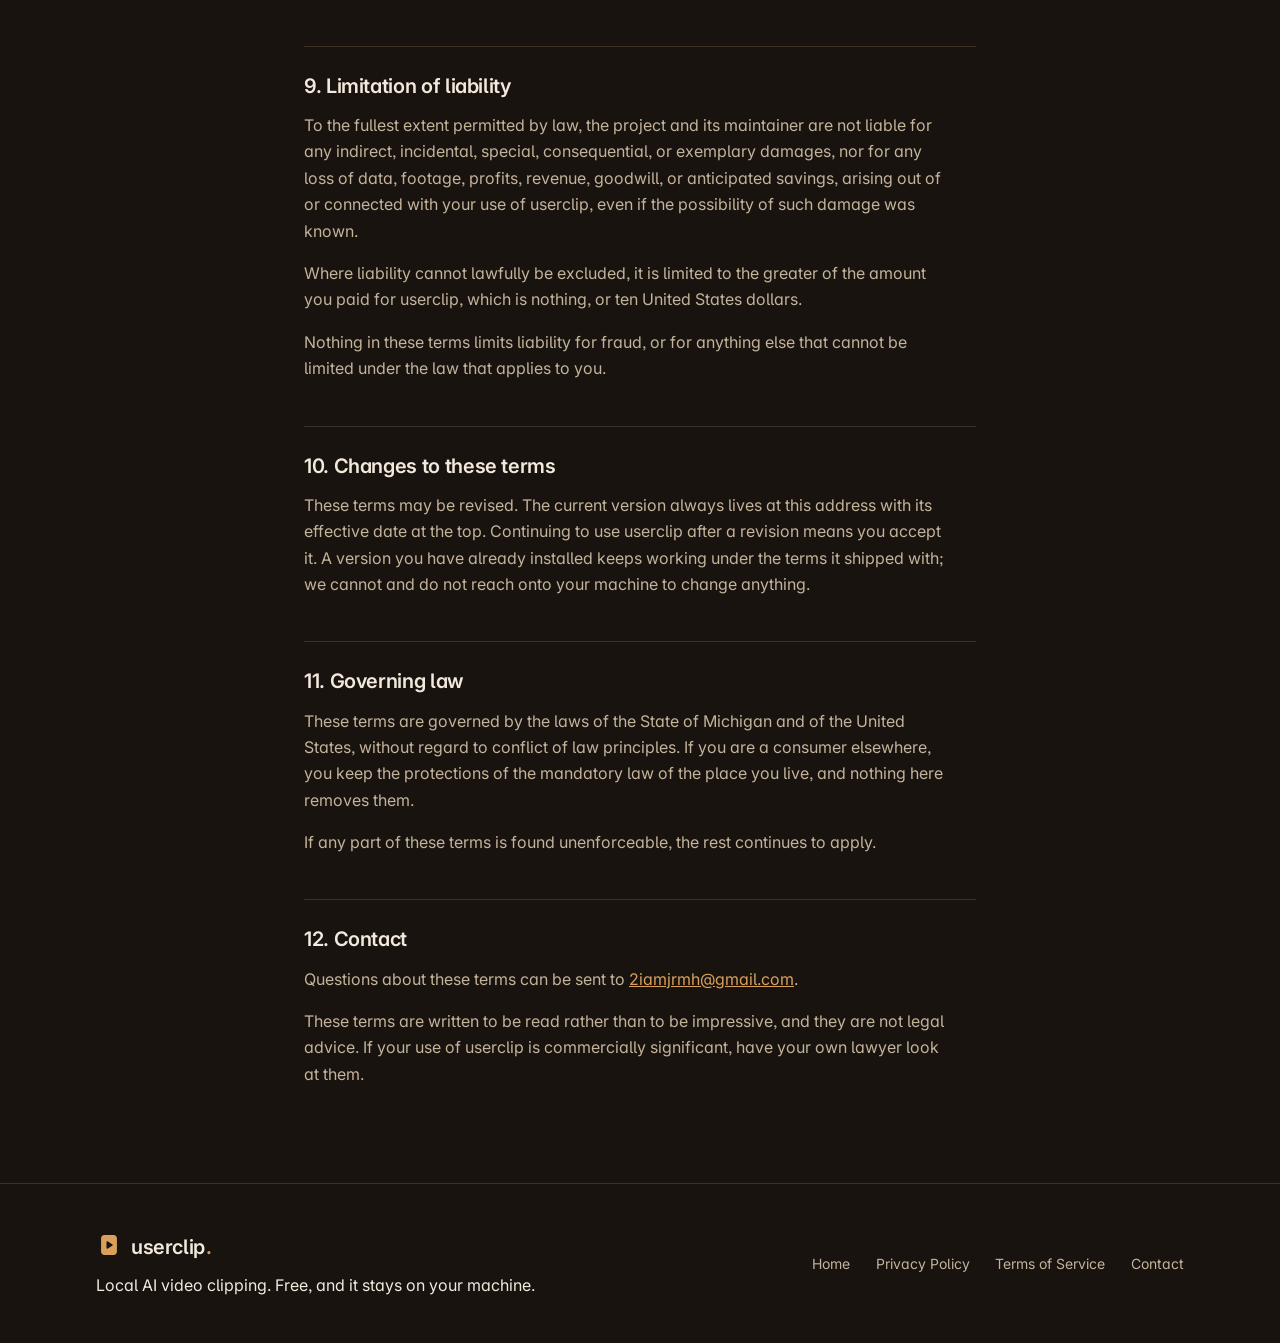
<file: docs/terms/index.html>
<!doctype html>
<html lang="en" class="no-js">
<head>
<meta charset="utf-8">
<meta name="viewport" content="width=device-width, initial-scale=1">
<title>Terms of Service - userclip</title>
<meta name="description" content="The terms covering use of userclip, a free desktop application for local AI video clipping.">
<link rel="canonical" href="https://userclip.lol/terms">
<link rel="icon" href="../favicon.ico" sizes="any">
<link rel="icon" href="../assets/logo.svg" type="image/svg+xml">
<link rel="apple-touch-icon" href="../assets/logo-512.png">
<link rel="stylesheet" href="../styles.css">
<script>document.documentElement.classList.remove("no-js");</script>
</head>
<body>
<div class="ambient" aria-hidden="true"></div>

<div class="page">
<header class="site-header">
  <div class="wrap">
    <a class="wordmark" href="../"><img src="../assets/logo.svg" alt="" width="26" height="26">userclip<span>.</span></a>
    <nav class="site-nav" aria-label="Main">
      <a href="../">Home</a>
      <a href="../#pipeline">How it works</a>
      <a href="../privacy/">Privacy Policy</a>
      <a href="./" aria-current="page">Terms</a>
      <a class="nav-cta" href="https://github.com/iamjrmh/userclip/releases/latest/download/userclip-setup.msi">Download</a>
    </nav>
  </div>
</header>

<main class="legal">
<div class="wrap wrap-narrow">

<h1>Terms of Service</h1>
<span class="effective">Effective 27 July 2026</span>

<p style="margin-top:1.5rem">
  These terms cover your use of the userclip desktop application and the
  userclip.lol website. userclip is free software that runs on your own
  computer. There is no subscription, no account, and no service operated on
  your behalf.
</p>

<div class="toc">
  <p><strong>Contents</strong></p>
  <ol>
    <li><a href="#accept">Accepting these terms</a></li>
    <li><a href="#licence">Your licence to use userclip</a></li>
    <li><a href="#yours">Your content is yours</a></li>
    <li><a href="#responsible">Using it responsibly</a></li>
    <li><a href="#models">AI models and their output</a></li>
    <li><a href="#third">Third party platforms and services</a></li>
    <li><a href="#availability">No service, no uptime</a></li>
    <li><a href="#warranty">No warranty</a></li>
    <li><a href="#liability">Limitation of liability</a></li>
    <li><a href="#changes">Changes to these terms</a></li>
    <li><a href="#law">Governing law</a></li>
    <li><a href="#contact">Contact</a></li>
  </ol>
</div>

<h2 id="accept">1. Accepting these terms</h2>
<p>
  By downloading, installing, or using userclip, you agree to these terms. If you
  do not agree with them, do not use the application. You may stop at any time by
  uninstalling it; nothing further is owed by either side.
</p>

<h2 id="licence">2. Your licence to use userclip</h2>
<p>
  userclip is free to download and use. We grant you a personal, worldwide,
  non exclusive licence to install and run it on machines you control, for
  personal or commercial work. You do not owe us a fee, a credit, or a share of
  anything you make with it.
</p>
<p>
  The application is <strong>not open source</strong>. We keep all rights in the
  software itself. Please do not decompile, reverse engineer, or redistribute
  modified copies, except where the law where you live says you may regardless
  of what this document asks.
</p>
<p>
  The name "userclip" and the project's branding are ours. Please do not use
  them in a way that suggests we made or endorsed something we did not.
</p>

<h2 id="yours">3. Your content is yours</h2>
<p>
  We claim no ownership of, and no licence over, anything you import into
  userclip or anything it produces. Your recordings, transcripts, clips, and
  exports are yours entirely.
</p>
<p>
  Because the application has no server, we never receive your content and could
  not make a claim over it even if we wanted to. Nothing of ours is embedded in
  your exports: no watermark, no credit, no metadata identifying the tool.
</p>

<h2 id="responsible">4. Using it responsibly</h2>
<p>You are responsible for what you record, edit, and publish. You agree not to use userclip to:</p>
<ul>
  <li>Infringe someone else's copyright, trademark, or other rights</li>
  <li>Record or publish people without whatever consent your jurisdiction requires</li>
  <li>Create or distribute material that is unlawful where you are</li>
  <li>Impersonate a real person, or present generated captions as a faithful record of what somebody said when they are not</li>
  <li>Violate the terms of any platform you connect and post to</li>
</ul>
<p>
  We do not monitor your use and technically cannot. That places the
  responsibility squarely with you.
</p>

<h2 id="models">5. AI models and their output</h2>
<p>
  userclip runs third party machine learning models locally. Each is provided
  under its own licence, recorded in the project's documentation. Some carry
  restrictions of their own, and using a model outside its licence is your
  responsibility, not ours.
</p>
<p>
  <strong>Model output is not reliable.</strong> Transcription mishears words.
  Clip selection has no judgement about context, tone, or consequences. Captions
  can be wrong in ways that change meaning. Review anything before you publish
  it. Do not use userclip's output where accuracy is legally or medically
  significant.
</p>

<h2 id="third">6. Third party platforms and services</h2>
<p>
  userclip can download models from Hugging Face and can upload clips to
  platforms you connect, through its own registered application on each of
  those platforms.
</p>
<p>
  Those relationships are between you and them. Their terms and privacy policies
  apply to what happens there, and we have no control over their availability,
  their pricing, their review processes, or their decisions about your account or
  your content. A platform changing its API, its rules, or its approval status
  may stop a feature from working, and that is outside our control.
</p>

<h2 id="availability">7. No service, no uptime</h2>
<p>
  There is no userclip service to be up or down. The application runs on your
  computer, and it keeps working whether or not this website exists, whether or
  not the project continues, and whether or not you have an internet connection.
</p>
<p>
  We make no commitment to continue development, to publish future versions, or
  to keep this website online. A copy you have already installed keeps working
  on your machine whether or not any of that continues.
</p>

<h2 id="warranty">8. No warranty</h2>
<p>
  userclip is provided <strong>as is and as available, without warranty of any
  kind</strong>, whether express, implied, or statutory. That includes, without
  limitation, any implied warranty of merchantability, fitness for a particular
  purpose, title, or non infringement.
</p>
<p>
  We do not warrant that the application will be uninterrupted, error free, or
  free of defects, that its output will meet your expectations, or that any
  defect will be corrected.
</p>
<p>
  <strong>Keep your own backups.</strong> userclip writes to and deletes from
  folders you nominate, and includes tools that delete files deliberately. Some
  jurisdictions do not allow the exclusion of certain warranties, so parts of
  this section may not apply to you.
</p>

<h2 id="liability">9. Limitation of liability</h2>
<p>
  To the fullest extent permitted by law, the project and its maintainer are not
  liable for any indirect, incidental, special, consequential, or exemplary
  damages, nor for any loss of data, footage, profits, revenue, goodwill, or
  anticipated savings, arising out of or connected with your use of userclip,
  even if the possibility of such damage was known.
</p>
<p>
  Where liability cannot lawfully be excluded, it is limited to the greater of
  the amount you paid for userclip, which is nothing, or ten United States
  dollars.
</p>
<p>
  Nothing in these terms limits liability for fraud, or for anything else that
  cannot be limited under the law that applies to you.
</p>

<h2 id="changes">10. Changes to these terms</h2>
<p>
  These terms may be revised. The current version always lives at this address
  with its effective date at the top. Continuing to use userclip after a revision
  means you accept it. A version you have already installed keeps working under
  the terms it shipped with; we cannot and do not reach onto your machine to
  change anything.
</p>

<h2 id="law">11. Governing law</h2>
<p>
  These terms are governed by the laws of the State of Michigan and of the
  United States, without regard to conflict of law principles. If you are a
  consumer elsewhere, you keep the protections of the mandatory law of the place
  you live, and nothing here removes them.
</p>
<p>
  If any part of these terms is found unenforceable, the rest continues to apply.
</p>

<h2 id="contact">12. Contact</h2>
<p>
  Questions about these terms can be sent to
  <a href="mailto:2iamjrmh@gmail.com">2iamjrmh@gmail.com</a>.
</p>
<p class="subtle">
  These terms are written to be read rather than to be impressive, and they are
  not legal advice. If your use of userclip is commercially significant, have
  your own lawyer look at them.
</p>

</div>
</main>

<footer class="site-footer">
  <div class="wrap">
    <div>
      <a class="wordmark" href="../"><img src="../assets/logo.svg" alt="" width="26" height="26">userclip<span>.</span></a>
      <p class="subtle" style="margin:0.5rem 0 0">Local AI video clipping. Free, and it stays on your machine.</p>
    </div>
    <nav aria-label="Footer">
      <a href="../">Home</a>
      <a href="../privacy/">Privacy Policy</a>
      <a href="./">Terms of Service</a>
            <a href="mailto:2iamjrmh@gmail.com">Contact</a>
    </nav>
  </div>
</footer>
</div>
</body>
</html>
</file>
<file: docs/styles.css>
/* userclip.lol
   ===========================================================================
   The same design language as the application: warm brown and tan, Inter, and
   depth carried by a consistent elevation scale. A site that looks nothing like
   the product it sells makes the product look borrowed.

   No build step and no external requests. GitHub Pages serves these files as
   they are, and a page promising local processing while pulling fonts from
   Google would be a bad joke. */

@font-face {
  font-family: "Inter";
  src: url("assets/inter.ttf") format("truetype-variations");
  font-weight: 100 900;
  font-style: normal;
  font-display: swap;
}

:root {
  --bg: #191310;
  --surface: #221a15;
  --surface-raised: #2c231c;
  --border: #3d3126;
  --border-strong: #52422f;

  --text: #f2e9dc;
  --text-muted: #c3b39a;
  --text-subtle: #9c8b74;

  --accent: #d9a05b;
  --accent-hover: #e8b573;
  --accent-quiet: rgb(217 160 91 / 0.12);
  --on-accent: #1a1209;
  --success: #9cad7b;

  --elevation-1: 0 1px 2px rgb(0 0 0 / 0.32), inset 0 1px 0 rgb(255 255 255 / 0.035);
  --elevation-2: 0 2px 6px rgb(0 0 0 / 0.36), 0 1px 2px rgb(0 0 0 / 0.24),
    inset 0 1px 0 rgb(255 255 255 / 0.045);
  --elevation-3: 0 10px 24px -6px rgb(0 0 0 / 0.5), 0 3px 8px rgb(0 0 0 / 0.3),
    inset 0 1px 0 rgb(255 255 255 / 0.055);
  --elevation-4: 0 32px 64px -16px rgb(0 0 0 / 0.66), 0 12px 24px rgb(0 0 0 / 0.4),
    inset 0 1px 0 rgb(255 255 255 / 0.07);

  --radius-sm: 8px;
  --radius: 12px;
  --radius-lg: 16px;

  /* The built in easings are too weak to read as deliberate. */
  --ease-out: cubic-bezier(0.23, 1, 0.32, 1);

  /* One spacing rhythm for the whole page, so sections relate rather than each
     picking their own padding. */
  --gap-sm: 0.75rem;
  --gap: 1.25rem;
  --gap-lg: 2.5rem;
  --section-y: clamp(3.5rem, 7vw, 5.5rem);
}

*, *::before, *::after { box-sizing: border-box; }

html { scroll-behavior: smooth; }

body {
  margin: 0;
  background: var(--bg);
  color: var(--text);
  font-family: "Inter", system-ui, -apple-system, "Segoe UI", sans-serif;
  font-size: 1rem;
  line-height: 1.65;
  -webkit-font-smoothing: antialiased;
  -moz-osx-font-smoothing: grayscale;
  font-feature-settings: "cv05" 1, "cv11" 1, "ss03" 1;
  overflow-x: hidden;
}

.skip {
  position: absolute;
  left: -9999px;
  top: 0;
  background: var(--accent);
  color: var(--on-accent);
  padding: 0.6rem 1rem;
  border-radius: 0 0 var(--radius-sm) 0;
  z-index: 100;
  font-weight: 600;
}

.skip:focus { left: 0; }

/* Ambient light, from the application, at the same slow pace. Whole minutes
   rather than seconds: the effect should only be noticed in the sense that its
   absence would be. */
.ambient {
  position: fixed;
  inset: 0;
  pointer-events: none;
  overflow: hidden;
  z-index: 0;
}

.ambient::before,
.ambient::after {
  content: "";
  position: absolute;
  width: 48rem;
  height: 48rem;
  border-radius: 50%;
  filter: blur(100px);
  will-change: transform;
}

.ambient::before {
  top: -22rem;
  left: -16rem;
  background: radial-gradient(circle, rgb(217 160 91 / 0.13), transparent 68%);
  animation: drift-a 54s var(--ease-out) infinite;
}

.ambient::after {
  right: -20rem;
  top: 28rem;
  background: radial-gradient(circle, rgb(184 122 51 / 0.1), transparent 68%);
  animation: drift-b 68s var(--ease-out) infinite;
}

@keyframes drift-a {
  0%, 100% { transform: translate3d(0, 0, 0) scale(1); }
  33% { transform: translate3d(7vw, 5vh, 0) scale(1.1); }
  66% { transform: translate3d(3vw, 11vh, 0) scale(0.94); }
}

@keyframes drift-b {
  0%, 100% { transform: translate3d(0, 0, 0) scale(1); }
  40% { transform: translate3d(-8vw, -6vh, 0) scale(1.12); }
  70% { transform: translate3d(-3vw, -12vh, 0) scale(0.95); }
}

.page { position: relative; z-index: 1; }

.wrap {
  width: 100%;
  max-width: 72rem;
  margin: 0 auto;
  padding: 0 clamp(1.25rem, 4vw, 2rem);
}

.wrap-mid { max-width: 52rem; }
.wrap-narrow { max-width: 46rem; }

/* Header */

.site-header {
  position: sticky;
  top: 0;
  z-index: 20;
  backdrop-filter: blur(14px);
  background: color-mix(in srgb, var(--bg) 80%, transparent);
  border-bottom: 1px solid var(--border);
}

.site-header .wrap {
  display: flex;
  align-items: center;
  justify-content: space-between;
  gap: 1.5rem;
  height: 4.25rem;
}

.wordmark {
  display: inline-flex;
  align-items: baseline;
  gap: 1px;
  font-size: 1.25rem;
  font-weight: 600;
  letter-spacing: -0.02em;
  color: var(--text);
  text-decoration: none;
}

.wordmark img {
  border-radius: 6px;
  margin-right: 0.5rem;
  /* Nudged onto the text baseline. A square placed inline beside type hangs
     below it by default, which reads as a misalignment rather than a lockup. */
  transform: translateY(4px);
}

.wordmark span { color: var(--accent); }

.site-nav {
  display: flex;
  align-items: center;
  gap: 1.75rem;
  font-size: 0.875rem;
}

.site-nav a {
  color: var(--text-muted);
  text-decoration: none;
  transition: color 160ms var(--ease-out);
}

.site-nav a:hover { color: var(--text); }

/* The page you are on, marked so the three destinations are never ambiguous.
   The rail rather than a colour change alone, because colour on its own is not
   an accessible way to say "you are here". */
.site-nav a[aria-current="page"] {
  color: var(--text);
  font-weight: 550;
  position: relative;
}

.site-nav a[aria-current="page"]::after {
  content: "";
  position: absolute;
  left: 0;
  right: 0;
  bottom: -1.4rem;
  height: 2px;
  border-radius: 2px;
  background: var(--accent);
}

.nav-cta {
  padding: 0.45rem 0.9rem;
  border-radius: var(--radius-sm);
  border: 1px solid var(--border-strong);
  background: var(--surface);
  color: var(--text) !important;
}

.nav-cta:hover { background: var(--surface-raised); }

@media (max-width: 46rem) {
  .site-nav a:not(.nav-cta) { display: none; }
}

/* Type */

h1, h2, h3 { margin: 0; font-weight: 600; letter-spacing: -0.02em; line-height: 1.12; }

h1 { font-size: clamp(2.25rem, 5vw, 3.6rem); }
h2 { font-size: clamp(1.65rem, 3.4vw, 2.4rem); letter-spacing: -0.018em; line-height: 1.18; }
h3 { font-size: 1.0625rem; letter-spacing: -0.006em; line-height: 1.4; }

p { margin: 0 0 1rem; max-width: 64ch; }

/* Long unbroken strings, chiefly URLs inside the legal pages, must wrap rather
   than widen the page. */
p, li, dd, td { overflow-wrap: anywhere; }

a { color: var(--accent); }
a:hover { color: var(--accent-hover); }

.label {
  font-size: 0.6875rem;
  letter-spacing: 0.08em;
  text-transform: uppercase;
  font-weight: 600;
  color: var(--text-subtle);
  margin: 0 0 0.85rem;
}

.lede {
  font-size: clamp(1rem, 1.6vw, 1.125rem);
  color: var(--text-muted);
  max-width: 52ch;
}

.muted { color: var(--text-muted); }

.fineprint {
  font-size: 0.8125rem;
  color: var(--text-subtle);
  margin: 0;
}

/* An emphasised second line, which gives a heading a shape rather than a
   uniform block of large text. */
.split-heading em {
  font-style: normal;
  color: var(--text-subtle);
}

/* Buttons */

.button {
  display: inline-flex;
  align-items: center;
  gap: 0.5rem;
  padding: 0.75rem 1.35rem;
  border-radius: var(--radius-sm);
  font-size: 0.9375rem;
  font-weight: 550;
  text-decoration: none;
  border: 1px solid var(--border-strong);
  background: var(--surface);
  color: var(--text);
  /* Named properties rather than all, so nothing unintended animates off the
     GPU. */
  transition: transform 160ms var(--ease-out), background 160ms var(--ease-out),
    border-color 160ms var(--ease-out), box-shadow 160ms var(--ease-out);
}

.button:hover { color: var(--text); }

.button:active { transform: scale(0.975); }

.button-primary {
  background: var(--accent);
  border-color: var(--accent);
  color: var(--on-accent);
  box-shadow: var(--elevation-2);
}

.button-primary:hover { color: var(--on-accent); }

.button-quiet {
  background: transparent;
  border-color: var(--border);
  color: var(--text-muted);
}

@media (hover: hover) and (pointer: fine) {
  .button:hover { background: var(--surface-raised); border-color: var(--border-strong); }
  .button-primary:hover { background: var(--accent-hover); border-color: var(--accent-hover); }
  .button-quiet:hover { background: var(--surface); color: var(--text); }
}

.cta-row {
  display: flex;
  flex-wrap: wrap;
  gap: var(--gap-sm);
  margin: 2rem 0 1.25rem;
}

.badge {
  display: inline-flex;
  align-items: center;
  gap: 0.5rem;
  padding: 0.3rem 0.8rem;
  border-radius: 999px;
  background: var(--accent-quiet);
  border: 1px solid var(--accent);
  color: var(--accent);
  font-size: 0.75rem;
  font-weight: 600;
  letter-spacing: 0.01em;
  margin-bottom: 1.5rem;
}

.badge::before {
  content: "";
  width: 6px;
  height: 6px;
  border-radius: 50%;
  background: var(--accent);
}

/* Hero */

.hero { padding: clamp(3.5rem, 8vw, 6rem) 0 clamp(2rem, 5vw, 3.5rem); }

.hero-grid {
  display: grid;
  gap: clamp(2.5rem, 5vw, 4rem);
  align-items: center;
}

/* A grid item defaults to min-width: auto, so a track containing a 1296px
   screenshot sizes itself to that image and drags the whole row past the
   viewport. The image's own max-width cannot fix it, because the track is
   already too wide by the time the image is measured against it. */
.hero-grid > *,
.feature > *,
.facts > *,
.pipeline > li { min-width: 0; }

@media (min-width: 62rem) {
  .hero-grid {
    /* Deliberately uneven. A 50/50 split is the tell of a template. */
    grid-template-columns: minmax(0, 1.1fr) minmax(0, 1.2fr);
  }
}

.hero h1 { margin-bottom: 1.5rem; }
.hero h1 span { color: var(--accent); }

.hero-shot {
  margin: 0;
  position: relative;
}

.hero-shot img,
.feature-shot img {
  display: block;
  width: 100%;
  height: auto;
  border-radius: var(--radius);
  border: 1px solid var(--border-strong);
  box-shadow: var(--elevation-4);
}

.hero-shot figcaption {
  margin-top: 0.85rem;
  font-size: 0.75rem;
  color: var(--text-subtle);
  text-align: right;
}

/* The strip of three specifics under the hero */

.strip {
  border-top: 1px solid var(--border);
  border-bottom: 1px solid var(--border);
  background: color-mix(in srgb, var(--surface) 55%, transparent);
}

.facts {
  display: grid;
  gap: var(--gap-lg);
  margin: 0;
  padding: clamp(2rem, 4vw, 3rem) 0;
}

@media (min-width: 48rem) {
  .facts { grid-template-columns: repeat(3, 1fr); }
}

.facts dt {
  font-size: 0.6875rem;
  letter-spacing: 0.08em;
  text-transform: uppercase;
  font-weight: 600;
  color: var(--text-subtle);
}

.facts dd {
  margin: 0.35rem 0 0.5rem;
  font-size: clamp(1.5rem, 3vw, 2rem);
  font-weight: 600;
  letter-spacing: -0.02em;
  color: var(--accent);
}

.facts p {
  margin: 0;
  font-size: 0.875rem;
  color: var(--text-muted);
  max-width: 34ch;
}

/* Sections */

.section { padding: var(--section-y) 0; }
.section-last { padding-bottom: clamp(5rem, 10vw, 8rem); }

.section-head { margin-bottom: clamp(2rem, 4vw, 3rem); }
.section-head .lede { margin-top: 1rem; }

.aside {
  margin: 2.5rem 0 0;
  padding-left: 1.25rem;
  border-left: 2px solid var(--border-strong);
  font-size: 0.9375rem;
  color: var(--text-subtle);
  max-width: 60ch;
}

/* The pipeline. A row of numbered steps that becomes a column on narrow
   screens, rather than five identical cards. */

.pipeline {
  list-style: none;
  margin: 0;
  padding: 0;
  display: grid;
  gap: 1px;
  background: var(--border);
  border: 1px solid var(--border);
  border-radius: var(--radius);
  overflow: hidden;
}

@media (min-width: 56rem) {
  .pipeline { grid-template-columns: repeat(5, 1fr); }
}

.pipeline li {
  background: var(--surface);
  padding: 1.5rem 1.35rem;
  transition: background 200ms var(--ease-out);
}

@media (hover: hover) and (pointer: fine) {
  .pipeline li:hover { background: var(--surface-raised); }
}

.tick {
  display: block;
  font-size: 0.75rem;
  font-weight: 700;
  letter-spacing: 0.06em;
  color: var(--accent);
  font-variant-numeric: tabular-nums;
  margin-bottom: 0.85rem;
}

.pipeline h3 { margin-bottom: 0.4rem; }

.pipeline p {
  margin: 0;
  font-size: 0.875rem;
  color: var(--text-muted);
}

/* Alternating feature rows */

.feature {
  display: grid;
  gap: clamp(2rem, 4vw, 3.5rem);
  align-items: center;
  margin-bottom: clamp(3.5rem, 7vw, 6rem);
}

.feature:last-child { margin-bottom: 0; }

@media (min-width: 62rem) {
  .feature { grid-template-columns: minmax(0, 0.9fr) minmax(0, 1.1fr); }

  /* Reversed by ordering the columns rather than by direction, so the reading
     order stays correct for a screen reader. */
  .feature-reverse .feature-copy { order: 2; }
  .feature-reverse .feature-shot { order: 1; }
}

.feature-copy h2 { margin-bottom: 1.25rem; }

.feature-copy p {
  color: var(--text-muted);
  font-size: 0.9375rem;
}

.feature-copy strong { color: var(--text); font-weight: 600; }

.feature-shot { margin: 0; }

/* Limits: a numbered honest list */

.limits {
  list-style: none;
  margin: 0;
  padding: 0;
  counter-reset: limit;
}

.limits li {
  counter-increment: limit;
  padding: 1.5rem 0;
  border-top: 1px solid var(--border);
  display: grid;
  gap: 0.5rem 1.25rem;
}

@media (min-width: 44rem) {
  .limits li { grid-template-columns: 2rem 1fr; }

  .limits li::before {
    content: counter(limit, decimal-leading-zero);
    grid-row: span 2;
    font-size: 0.75rem;
    font-weight: 700;
    color: var(--text-subtle);
    font-variant-numeric: tabular-nums;
    padding-top: 0.3rem;
  }
}

.limits li:last-child { border-bottom: 1px solid var(--border); }

.limits h3 { color: var(--text); }

.limits p {
  margin: 0;
  color: var(--text-muted);
  font-size: 0.9375rem;
}

/* Privacy panel */

.panel {
  background: var(--surface);
  border: 1px solid var(--accent);
  border-radius: var(--radius-lg);
  padding: clamp(1.75rem, 4vw, 3rem);
  box-shadow: var(--elevation-3);
}

.panel h2 { margin-bottom: 1.25rem; }

.checklist {
  list-style: none;
  margin: 1.75rem 0 0;
  padding: 0;
  display: grid;
  gap: 0.85rem;
}

.checklist li {
  display: grid;
  grid-template-columns: 1.25rem 1fr;
  gap: 0.75rem;
  align-items: start;
  color: var(--text-muted);
  font-size: 0.9375rem;
}

/* The tick is drawn rather than an icon file, so it needs no request and
   inherits colour like text. */
.tickmark {
  width: 1.25rem;
  height: 1.25rem;
  margin-top: 0.15rem;
  position: relative;
}

.tickmark::before {
  content: "";
  position: absolute;
  left: 0.3rem;
  top: 0.1rem;
  width: 0.4rem;
  height: 0.75rem;
  border: solid var(--success);
  border-width: 0 2px 2px 0;
  transform: rotate(45deg);
}

.closer { text-align: center; }
.closer .cta-row { justify-content: center; }
.closer .fineprint { margin: 0 auto; max-width: 46ch; }

/* Legal documents */

.legal { padding: clamp(2.5rem, 6vw, 4rem) 0 5rem; }

.legal h1 { font-size: clamp(2rem, 4.5vw, 2.75rem); }

.legal h2 {
  font-size: 1.25rem;
  margin: 2.75rem 0 0.85rem;
  padding-top: 1.75rem;
  border-top: 1px solid var(--border);
}

.legal h2:first-of-type { border-top: 0; padding-top: 0; }

.legal h3 { margin: 1.75rem 0 0.5rem; }

.legal p, .legal li { color: var(--text-muted); }

.legal ul, .legal ol {
  max-width: 64ch;
  padding-left: 1.25rem;
  margin: 0 0 1rem;
}

.legal li { margin-bottom: 0.55rem; }

.legal strong { color: var(--text); font-weight: 600; }

.effective {
  display: inline-block;
  margin-top: 0.85rem;
  padding: 0.3rem 0.85rem;
  border-radius: 999px;
  background: var(--surface);
  border: 1px solid var(--border);
  font-size: 0.8125rem;
  color: var(--text-subtle);
}

.toc {
  background: var(--surface);
  border: 1px solid var(--border);
  border-radius: var(--radius);
  padding: 1.35rem 1.6rem;
  margin: 2rem 0 3rem;
}

.toc p { margin: 0 0 0.85rem; }

.toc ol { margin: 0; padding-left: 1.25rem; columns: 2; column-gap: 2rem; }

.toc li { margin-bottom: 0.4rem; break-inside: avoid; }

.toc a { text-decoration: none; }
.toc a:hover { text-decoration: underline; }

@media (max-width: 40rem) { .toc ol { columns: 1; } }

table {
  width: 100%;
  border-collapse: collapse;
  margin: 0 0 1.5rem;
  font-size: 0.9375rem;
}

th, td {
  text-align: left;
  padding: 0.7rem 0.9rem;
  border: 1px solid var(--border);
  vertical-align: top;
}

th {
  background: var(--surface-raised);
  color: var(--text);
  font-weight: 600;
  font-size: 0.8125rem;
  letter-spacing: 0.02em;
}

td { background: var(--surface); color: var(--text-muted); }

code {
  background: var(--surface-raised);
  border: 1px solid var(--border);
  border-radius: 4px;
  padding: 0.1rem 0.35rem;
  font-size: 0.875em;
  color: var(--accent);
}

/* Footer */

.site-footer {
  border-top: 1px solid var(--border);
  padding: 2.75rem 0;
}

.site-footer .wrap {
  display: flex;
  flex-wrap: wrap;
  gap: 1.5rem;
  justify-content: space-between;
  align-items: center;
}

.site-footer nav a {
  color: var(--text-muted);
  text-decoration: none;
  margin-right: 1.35rem;
  font-size: 0.875rem;
}

.site-footer nav a:last-child { margin-right: 0; }
.site-footer nav a:hover { color: var(--text); }

/* Scroll reveal.
   Slight and once only. The delay is set per element by the script, which is
   what makes a group cascade rather than arrive as a block. Only transform and
   opacity move, so it composites on the GPU. */
[data-reveal] {
  opacity: 0;
  transform: translateY(14px);
  transition: opacity 520ms var(--ease-out), transform 520ms var(--ease-out);
}

[data-reveal].shown,
html.no-js [data-reveal] {
  opacity: 1;
  transform: none;
}

@media (prefers-reduced-motion: reduce) {
  html { scroll-behavior: auto; }

  [data-reveal] {
    opacity: 1;
    transform: none;
    transition: none;
  }

  .ambient::before,
  .ambient::after { animation: none; }

  .button:active { transform: none; }
}

:where(a, button):focus-visible {
  outline: 2px solid var(--accent);
  outline-offset: 3px;
  border-radius: 4px;
}
</file>
